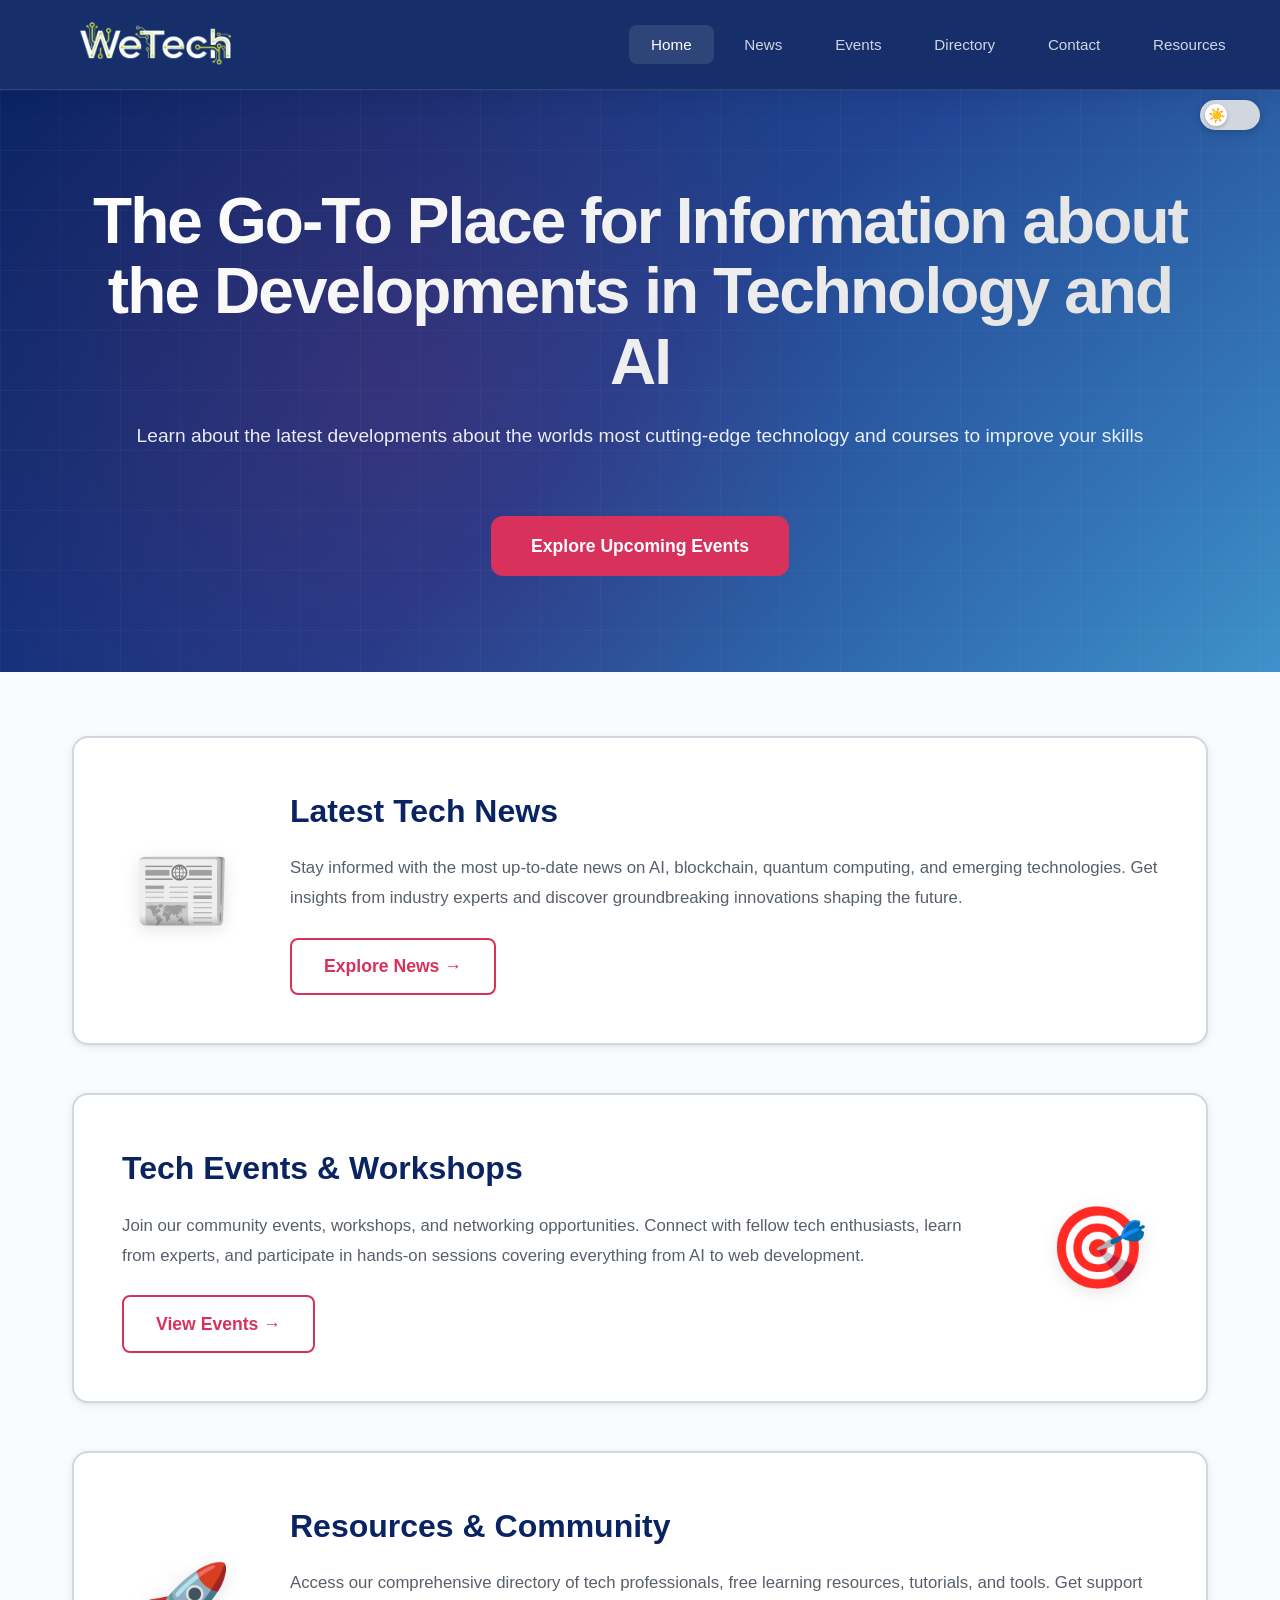
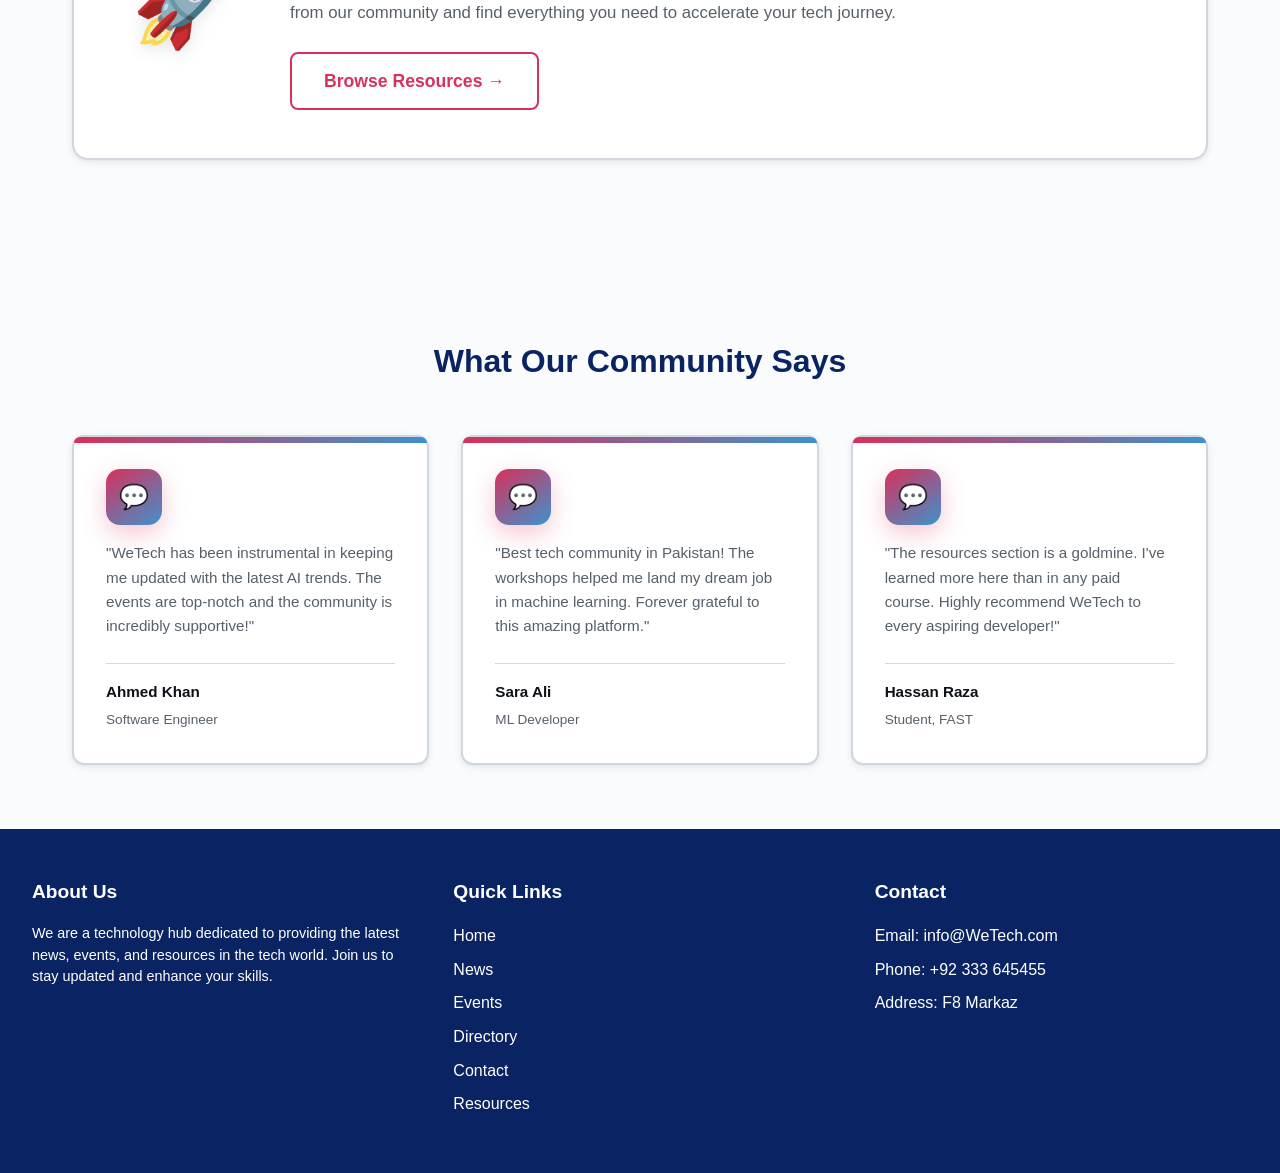
<file: index.html>
<!DOCTYPE html>
<html lang="en">
<head>
    <meta charset="UTF-8">
    <meta name="viewport" content="width=device-width, initial-scale=1.0">
    <title>Home - WeTech</title>
    <link rel="stylesheet" href="common.css">
    <link rel="stylesheet" href="index.css">
</head>
<body>
    <input type="checkbox" id="dark-mode-toggle">
    <label for="dark-mode-toggle" class="dark-mode-label"></label>

    <nav>
        <div class="nav-container">
            <a href="index.html" class="logo">
                <img src="logo.png" alt="WeTech Logo" class="logo-image">
            </a>
            <ul class="nav-links">
                <li><a href="index.html" class="active">Home</a></li>
                <li><a href="news.html">News</a></li>
                <li><a href="events.html">Events</a></li>
                <li><a href="directory.html">Directory</a></li>
                <li><a href="contact.html">Contact</a></li>
                <li><a href="resources.html">Resources</a></li>
            </ul>
        </div>
    </nav>

    <section class="main-section">
        <div class="main-content">
            <h1>The Go-To Place for Information about the Developments in Technology and AI</h1>
            <p>Learn about the latest developments about the worlds most cutting-edge technology and courses to improve your skills</p>
            <div class="cta-buttons">
                <a href="events.html" class="cta-button">Explore Upcoming Events</a>
            </div>
        </div>
    </section>

    <div class="content-wrapper">
        <section class="offerings-section">
            
            <div class="offering-row">
                <div class="offering-icon">📰</div>
                <div class="offering-content">
                    <h2>Latest Tech News</h2>
                    <p>Stay informed with the most up-to-date news on AI, blockchain, quantum computing, and emerging technologies. Get insights from industry experts and discover groundbreaking innovations shaping the future.</p>
                    <a href="news.html" class="offering-link">Explore News →</a>
                </div>
            </div>

            <div class="offering-row offering-row-reverse">
                <div class="offering-icon">🎯</div>
                <div class="offering-content">
                    <h2>Tech Events & Workshops</h2>
                    <p>Join our community events, workshops, and networking opportunities. Connect with fellow tech enthusiasts, learn from experts, and participate in hands-on sessions covering everything from AI to web development.</p>
                    <a href="events.html" class="offering-link">View Events →</a>
                </div>
            </div>

            <div class="offering-row">
                <div class="offering-icon">🚀</div>
                <div class="offering-content">
                    <h2>Resources & Community</h2>
                    <p>Access our comprehensive directory of tech professionals, free learning resources, tutorials, and tools. Get support from our community and find everything you need to accelerate your tech journey.</p>
                    <a href="resources.html" class="offering-link">Browse Resources →</a>
                </div>
            </div>

        </section>

        <section class="testimonials-section">
            <h2 class="testimonials-title">What Our Community Says</h2>
            
            <div class="testimonials-grid">
                <div class="testimonial-card">
                    <div class="testimonial-icon">💬</div>
                    <p class="testimonial-text">"WeTech has been instrumental in keeping me updated with the latest AI trends. The events are top-notch and the community is incredibly supportive!"</p>
                    <div class="testimonial-author">
                        <strong>Ahmed Khan</strong>
                        <span>Software Engineer</span>
                    </div>
                </div>

                <div class="testimonial-card">
                    <div class="testimonial-icon">💬</div>
                    <p class="testimonial-text">"Best tech community in Pakistan! The workshops helped me land my dream job in machine learning. Forever grateful to this amazing platform."</p>
                    <div class="testimonial-author">
                        <strong>Sara Ali</strong>
                        <span>ML Developer</span>
                    </div>
                </div>

                <div class="testimonial-card">
                    <div class="testimonial-icon">💬</div>
                    <p class="testimonial-text">"The resources section is a goldmine. I've learned more here than in any paid course. Highly recommend WeTech to every aspiring developer!"</p>
                    <div class="testimonial-author">
                        <strong>Hassan Raza</strong>
                        <span>Student, FAST</span>
                    </div>
                </div>
            </div>
        </section>
    </div>
    
    </body>

    <footer>
        <div class="footer-container">
            <div class="footer-section">
                <h3>About Us</h3>
                <p>We are a technology hub dedicated to providing the latest news, events, and resources in the tech world. Join us to stay updated and enhance your skills.</p>
            </div>
            
            <div class="footer-section">
                <h3>Quick Links</h3>
                <ul class="footer-links">
                    <li><a href="index.html">Home</a></li>
                    <li><a href="news.html">News</a></li>
                    <li><a href="events.html">Events</a></li>
                    <li><a href="directory.html">Directory</a></li>
                    <li><a href="contact.html">Contact</a></li>
                    <li><a href="resources.html">Resources</a></li>
                </ul>
            </div>
            
            <div class="footer-section">
                <h3>Contact</h3>
                <ul class="footer-links">
                    <li>Email: info@WeTech.com</li>
                    <li>Phone: +92 333 645455</li>
                    <li>Address: F8 Markaz</li>
                </ul>
            </div>
        </div>
        
        </footer>
</file>
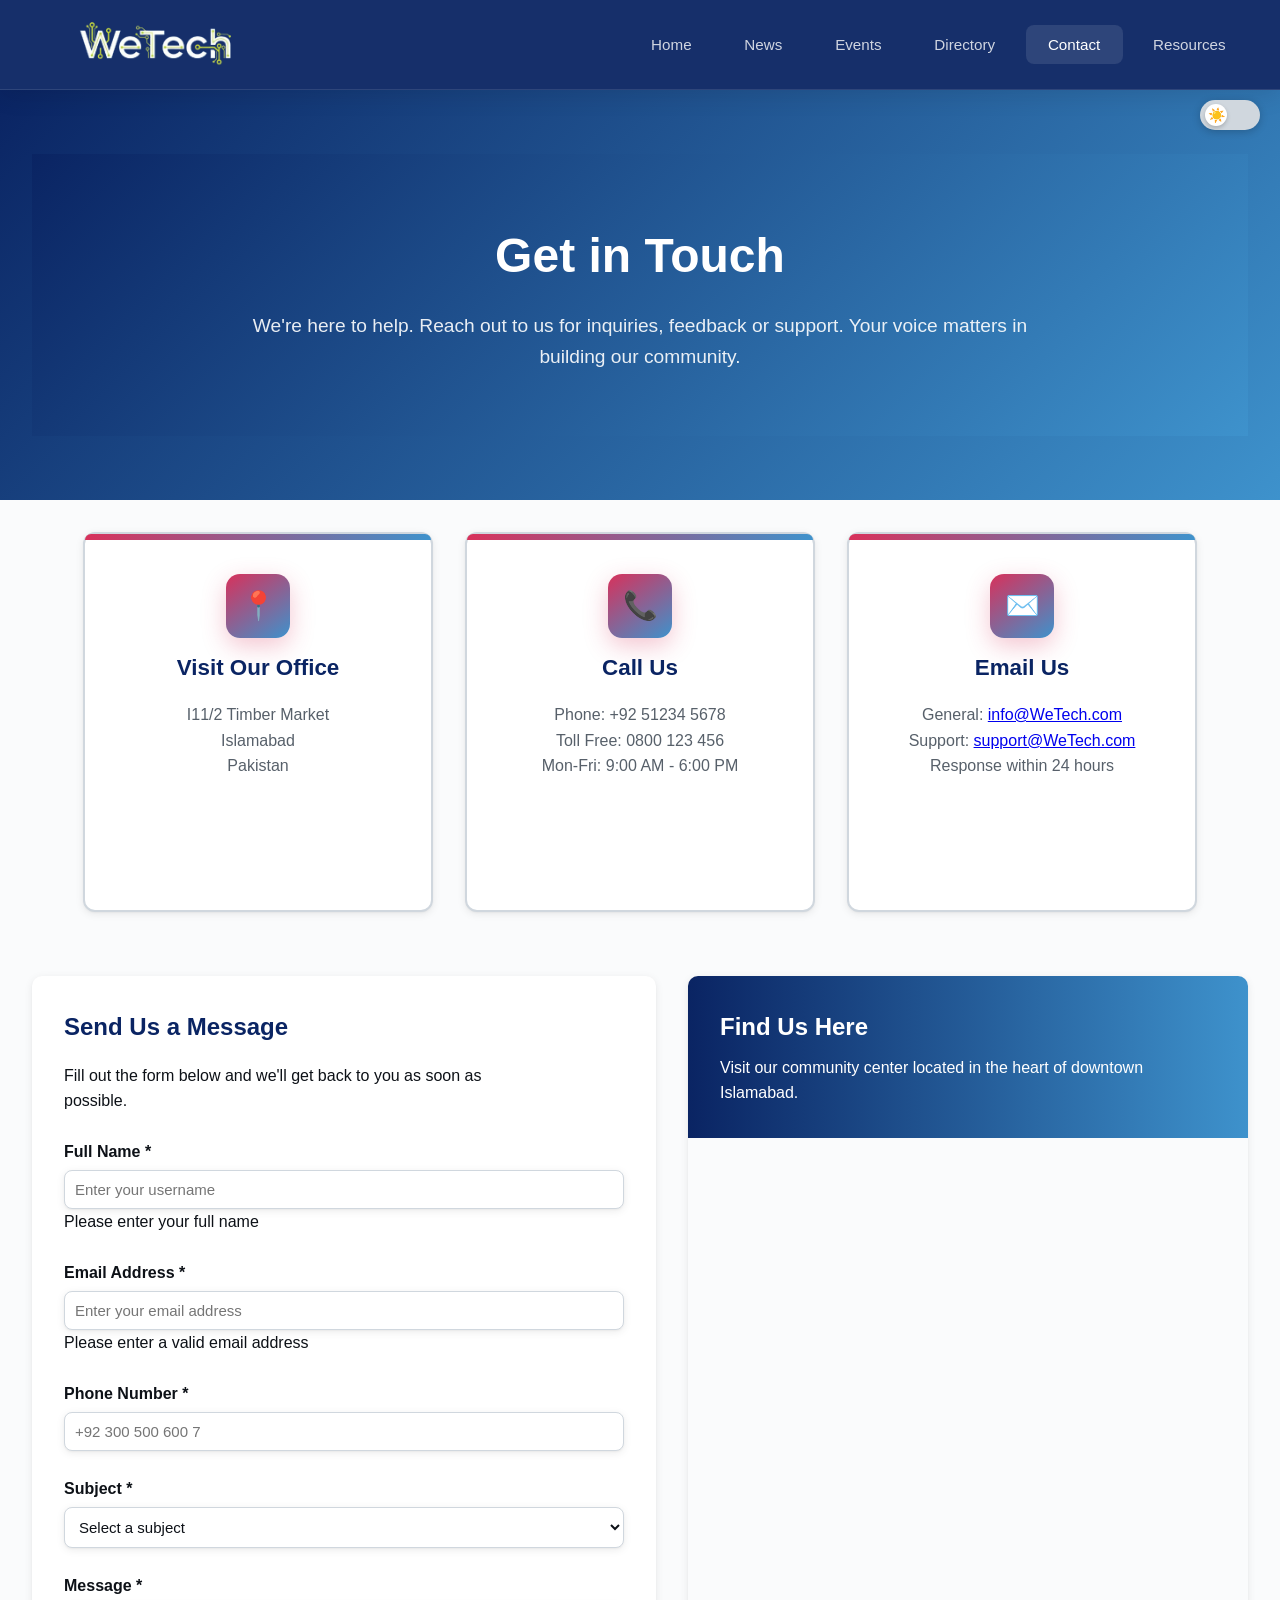
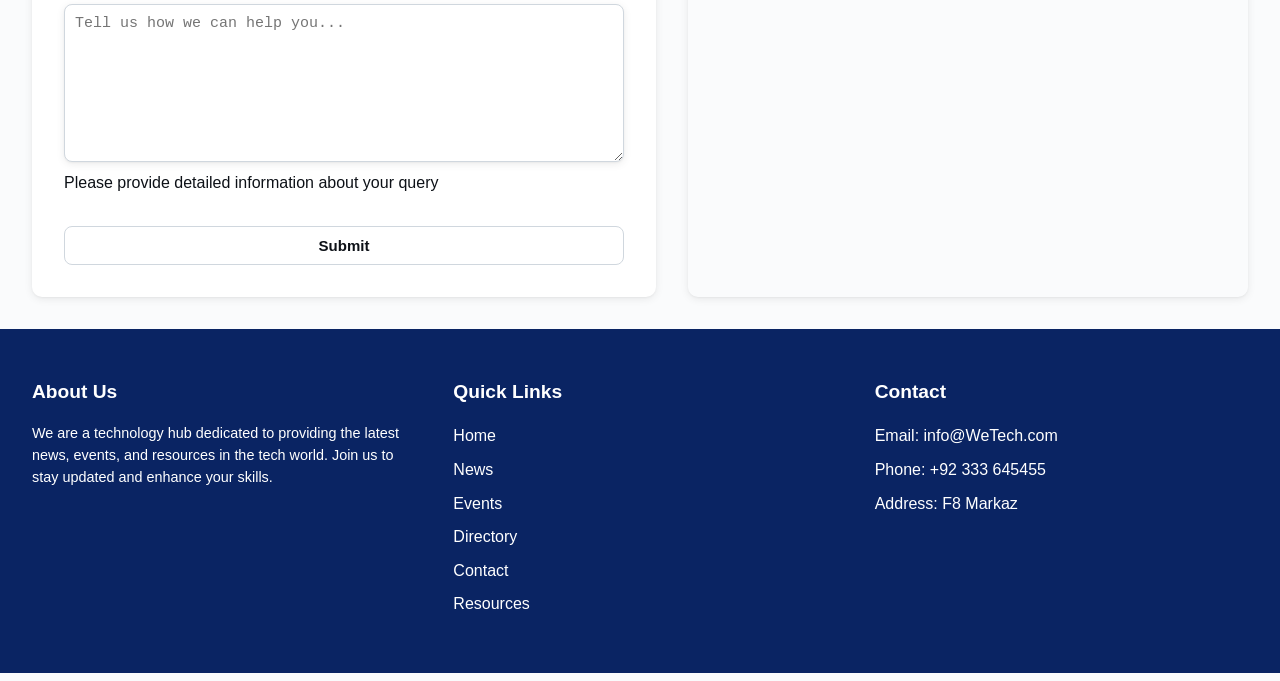
<file: contact.html>
<!DOCTYPE html>
<html lang="en">
<head>
    <meta charset="UTF-8">
    <meta name="viewport" content="width=device-width, initial-scale=1.0">
    <title>Contact - WeTech</title>
    <link rel="stylesheet" href="common.css">
    <link rel="stylesheet" href="contact.css">
</head>
<body>
    <input type="checkbox" id="dark-mode-toggle">
    <label for="dark-mode-toggle" class="dark-mode-label"></label>

    <nav>
        <div class="nav-container">
            <a href="index.html" class="logo">
                <img src="logo.png" alt="WeTech Logo" class="logo-image">
            </a>
            <ul class="nav-links">
                <li><a href="index.html">Home</a></li>
                <li><a href="news.html">News</a></li>
                <li><a href="events.html">Events</a></li>
                <li><a href="directory.html">Directory</a></li>
                <li><a href="contact.html" class="active">Contact</a></li>
                <li><a href="resources.html">Resources</a></li>
            </ul>
        </div>
    </nav>

    <section class="page-header">
        <div class="page-header">
            <h1><b>Get in Touch</b></h1>
            <p>We're here to help. Reach out to us for inquiries, feedback or support. Your voice matters in<br>building our community.</p>
        </div>
    </section>

    <div class="content-wrapper">
        <div class="container">
            <section class="contacts">
                <div class="icon">📍</div>
                <h2>Visit Our Office</h2>
                <p>I11/2 Timber Market<br>Islamabad<br>Pakistan</p>
            </section>

            <section class="contacts">
                <div class="icon">📞</div>
                <h2>Call Us</h2>
                <p>Phone: +92 51234 5678<br>Toll Free: 0800 123 456<br>Mon-Fri: 9:00 AM - 6:00 PM</p>
            </section>

            <section class="contacts">
                <div class="icon">✉️</div>
                <h2>Email Us</h2>
                <p>General: <a href="mailto:info@WeTech.com">info@WeTech.com</a><br>Support: <a href="mailto:support@WeTech.com">support@WeTech.com</a><br>Response within 24 hours</p>
                </section>
        </div>

        <section class="container2">
            <div class="support">
                <form>
                    <h1>Send Us a Message</h1>
                    Fill out the form below and we'll get back to you as soon as<br>possible.<br><br>
                    <div>
                        <b>Full Name *</b><br>
                        <input type="text" name="username" placeholder="Enter your username" class="support form"><br>
                        Please enter your full name
                    </div>
                    <div>
                        <br><b>Email Address *</b><br>
                        <input type="text" name="Email" placeholder="Enter your email address" class="support form"><br>
                        Please enter a valid email address
                    </div>
                    <div>
                        <br><b>Phone Number *</b><br>
                        <input type="number" name="Phone number" placeholder="+92 300 500 600 7" class="support form"><br>
                    </div>
                    <div>
                        <br><b>Subject *</b><br>
                        <select class="support form">
                            <option value="">Select a subject</option>
                            <option value="">General Inquiries</option>
                            <option value="">Feedback & Suggestions</option>
                            <option value="">Technical Support</option>
                            <option value="">Partnership Opportunity</option>
                            <option value="">Event Inquiry</option>
                            <option value="">Business Listing</option>
                        </select>
                    </div>
                    <div>
                        <br><b>Message *</b><br>
                        <textarea name="comment" rows="8" cols="50" placeholder="Tell us how we can help you..." class="support form"></textarea><br>
                        Please provide detailed information about your query<br>
                    </div>
                    <div>
                        <br><input type="Submit" class="input">
                    </div>
                </form>
            </div>

            <div class="map">
                <div class="txt">
                    <h1>Find Us Here</h1>
                    <p>Visit our community center located in the heart of downtown<br>Islamabad.</p>
                </div>
                <div class="mp">
                    <iframe src="https://www.google.com/maps/embed?pb=!1m18!1m12!1m3!1d3321.4811805878417!2d73.01186257479492!3d33.64469193914177!2m3!1f0!2f0!3f0!3m2!1i1024!2i768!4f13.1!3m3!1m2!1s0x38df95005dd33249%3A0x7d560cf79e5896c!2sStudents%E2%80%99%20Shelter%20Boys%20Hostel%202!5e0!3m2!1sen!2s!4v1762968519688!5m2!1sen!2s" allowfullscreen loading="lazy" referrerpolicy="no-referrer-when-downgrade"></iframe>
                </div>
            </div>
        </section>
    </div>

     </body>

    <footer>
        <div class="footer-container">
            <div class="footer-section">
                <h3>About Us</h3>
                <p>We are a technology hub dedicated to providing the latest news, events, and resources in the tech world. Join us to stay updated and enhance your skills.</p>
            </div>
            
            <div class="footer-section">
                <h3>Quick Links</h3>
                <ul class="footer-links">
                    <li><a href="index.html">Home</a></li>
                    <li><a href="news.html">News</a></li>
                    <li><a href="events.html">Events</a></li>
                    <li><a href="directory.html">Directory</a></li>
                    <li><a href="contact.html">Contact</a></li>
                    <li><a href="resources.html">Resources</a></li>
                </ul>
            </div>
            
            <div class="footer-section">
                <h3>Contact</h3>
                <ul class="footer-links">
                    <li>Email: info@WeTech.com</li>
                    <li>Phone: +92 333 645455</li>
                    <li>Address: F8 Markaz</li>
                </ul>
            </div>
        </div>
        
        </footer>
        </html>
</file>
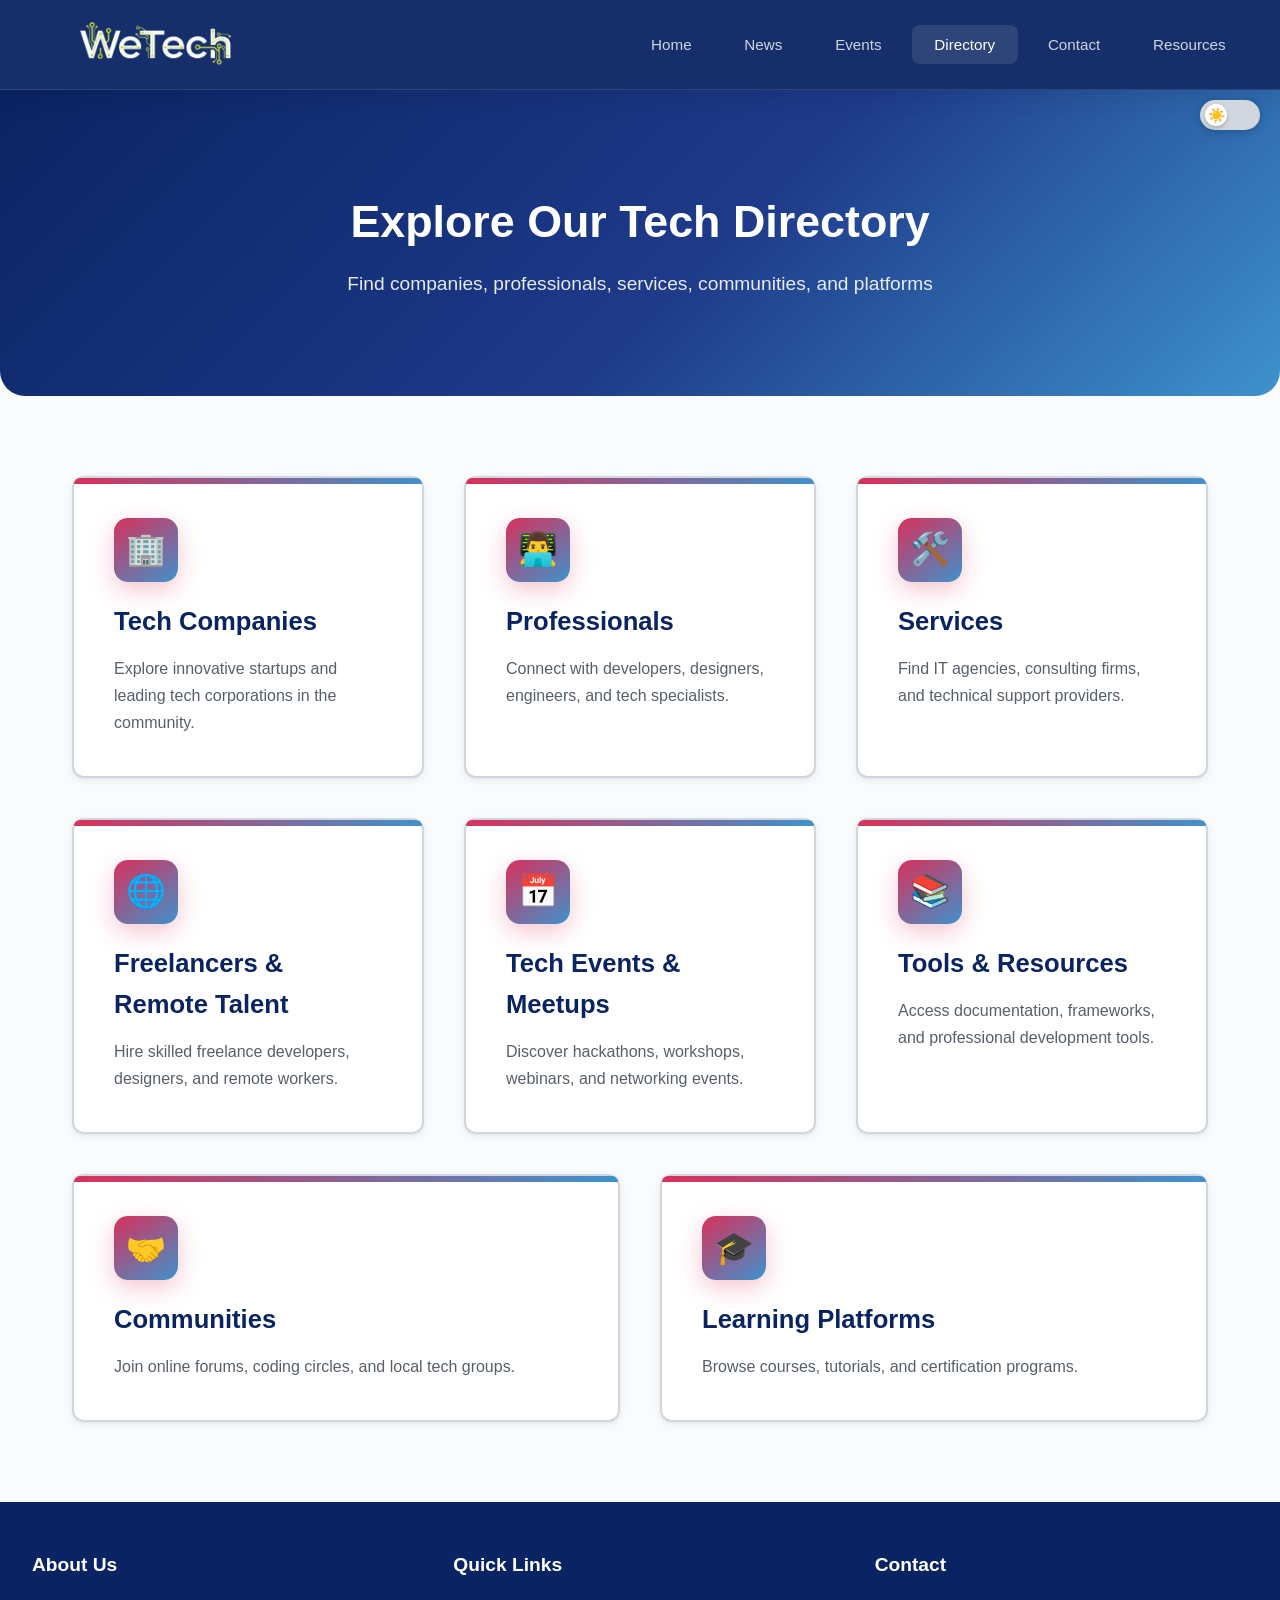
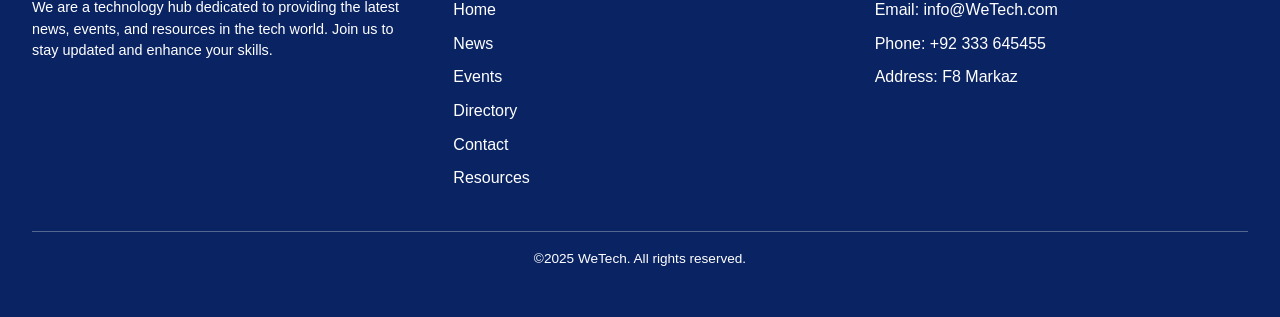
<file: directory.html>
<!DOCTYPE html>
<html lang="en">
<head>
    <meta charset="UTF-8">
    <meta name="viewport" content="width=device-width, initial-scale=1.0">
    <title>Directory - WeTech</title>
    <link rel="stylesheet" href="common.css">
    <link rel="stylesheet" href="directory.css">
</head>
<body>
    <input type="checkbox" id="dark-mode-toggle">
    <label for="dark-mode-toggle" class="dark-mode-label"></label>

    <div class="content-wrapper">
        <nav>
            <div class="nav-container">
                <a href="index.html" class="logo">
                    <img src="logo.png" alt="WeTech Logo" class="logo-image">
                </a>
                <ul class="nav-links">
                    <li><a href="index.html">Home</a></li>
                    <li><a href="news.html">News</a></li>
                    <li><a href="events.html">Events</a></li>
                    <li><a href="directory.html" class="active">Directory</a></li>
                    <li><a href="contact.html">Contact</a></li>
                    <li><a href="resources.html">Resources</a></li>
                </ul>
            </div>
        </nav>

        <section class="directory-header">
            <h1>Explore Our Tech Directory</h1>
            <p>Find companies, professionals, services, communities, and platforms</p>
        </section>

        <div class="directory-grid">
            <div class="directory-card">
                <div class="directory-icon">🏢</div>
                <h2>Tech Companies</h2>
                <p>Explore innovative startups and leading tech corporations in the community.</p>
            </div>
            <div class="directory-card">
                <div class="directory-icon">👨‍💻</div>
                <h2>Professionals</h2>
                <p>Connect with developers, designers, engineers, and tech specialists.</p>
            </div>
            <div class="directory-card">
                <div class="directory-icon">🛠️</div>
                <h2>Services</h2>
                <p>Find IT agencies, consulting firms, and technical support providers.</p>
            </div>
            <div class="directory-card">
                <div class="directory-icon">🌐</div>
                <h2>Freelancers & Remote Talent</h2>
                <p>Hire skilled freelance developers, designers, and remote workers.</p>
            </div>
            <div class="directory-card">
                <div class="directory-icon">📅</div>
                <h2>Tech Events & Meetups</h2>
                <p>Discover hackathons, workshops, webinars, and networking events.</p>
            </div>
            <div class="directory-card">
                <div class="directory-icon">📚</div>
                <h2>Tools & Resources</h2>
                <p>Access documentation, frameworks, and professional development tools.</p>
            </div>
            <div class="directory-card">
                <div class="directory-icon">🤝</div>
                <h2>Communities</h2>
                <p>Join online forums, coding circles, and local tech groups.</p>
            </div>
            <div class="directory-card">
                <div class="directory-icon">🎓</div>
                <h2>Learning Platforms</h2>
                <p>Browse courses, tutorials, and certification programs.</p>
            </div>
        </div>

        <footer>
            <div class="footer-container">
                <div class="footer-section">
                    <h3>About Us</h3>
                    <p>We are a technology hub dedicated to providing the latest news, events, and resources in the tech world. Join us to stay updated and enhance your skills.</p>
                </div>
                
                <div class="footer-section">
                    <h3>Quick Links</h3>
                    <ul class="footer-links">
                        <li><a href="index.html">Home</a></li>
                        <li><a href="news.html">News</a></li>
                        <li><a href="events.html">Events</a></li>
                        <li><a href="directory.html">Directory</a></li>
                        <li><a href="contact.html">Contact</a></li>
                        <li><a href="resources.html">Resources</a></li>
                    </ul>
                </div>
                
                <div class="footer-section">
                    <h3>Contact</h3>
                    <ul class="footer-links">
                        <li>Email: info@WeTech.com</li>
                        <li>Phone: +92 333 645455</li>
                        <li>Address: F8 Markaz</li>
                    </ul>
                </div>
            </div>
            
            <div class="footer-bottom">
                <p>©2025 WeTech. All rights reserved.</p>
            </div>
        </footer>
    </div>
</body>
</html>
</file>
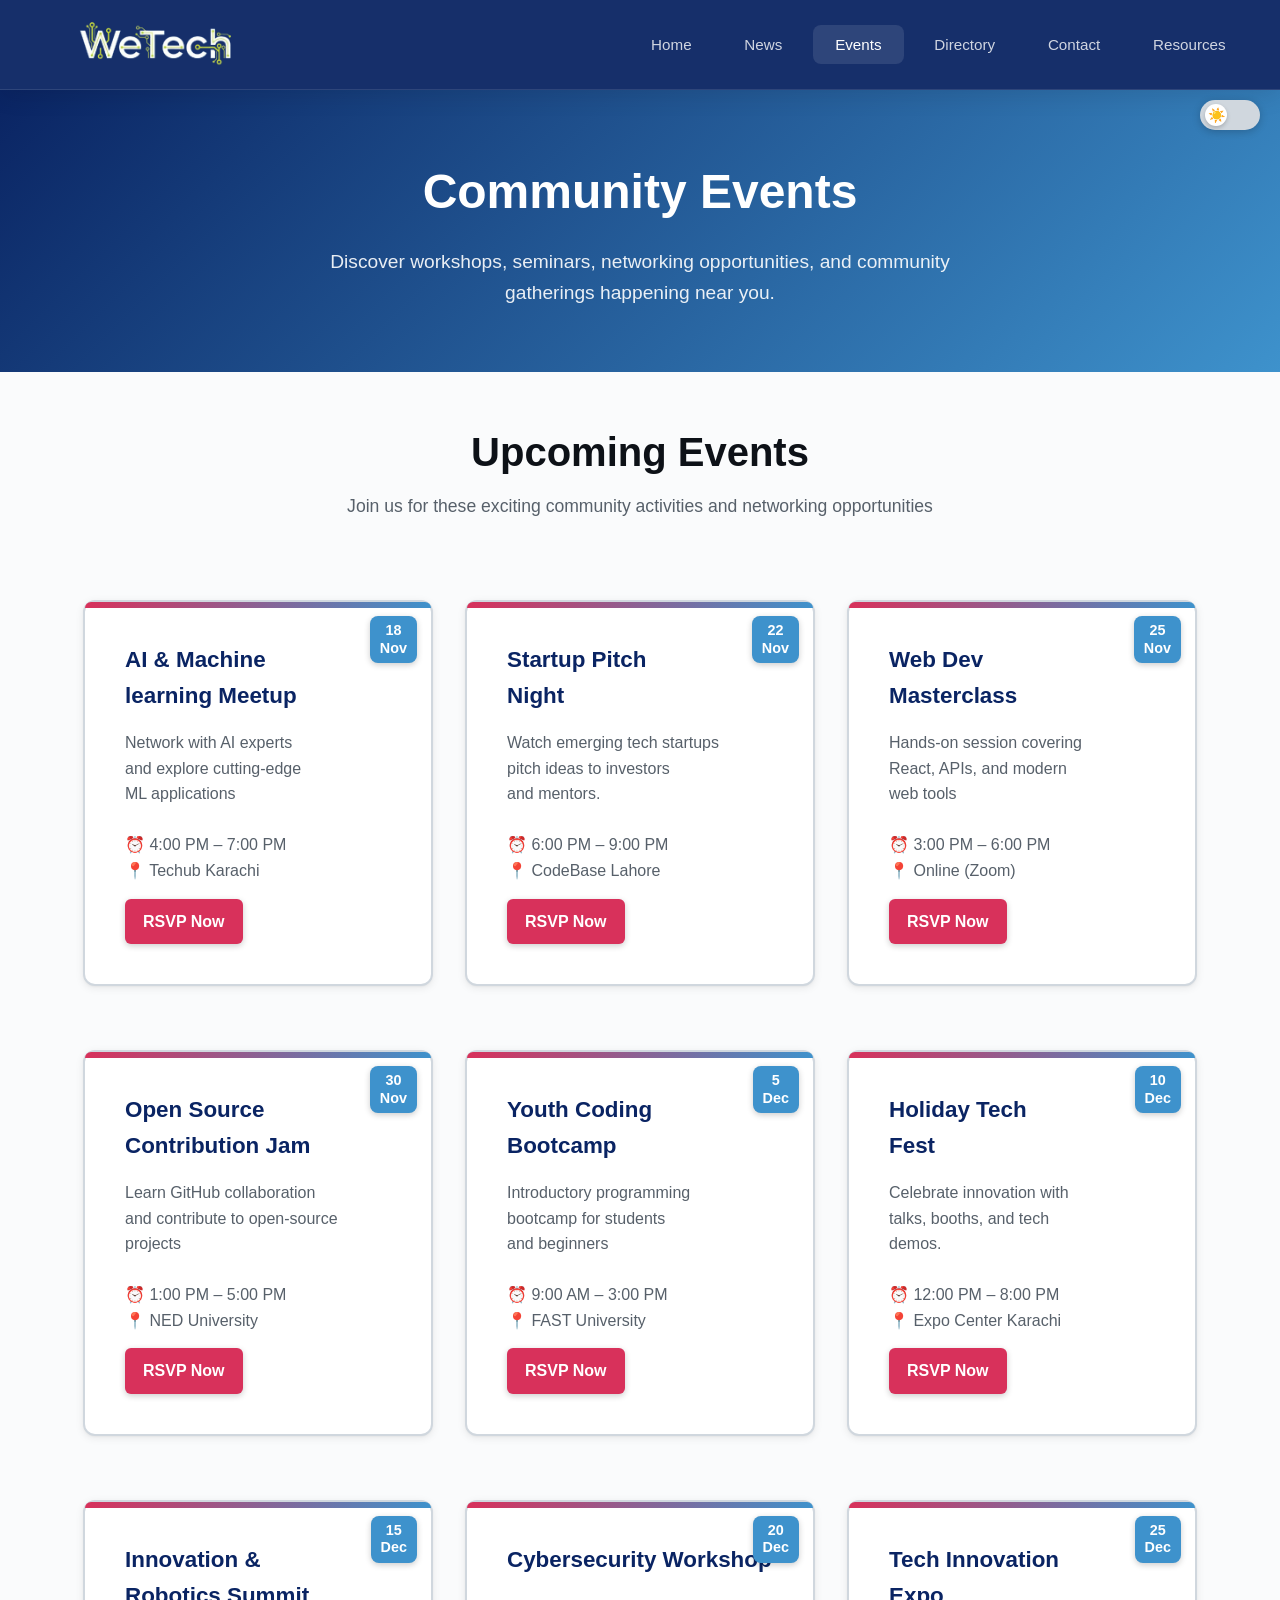
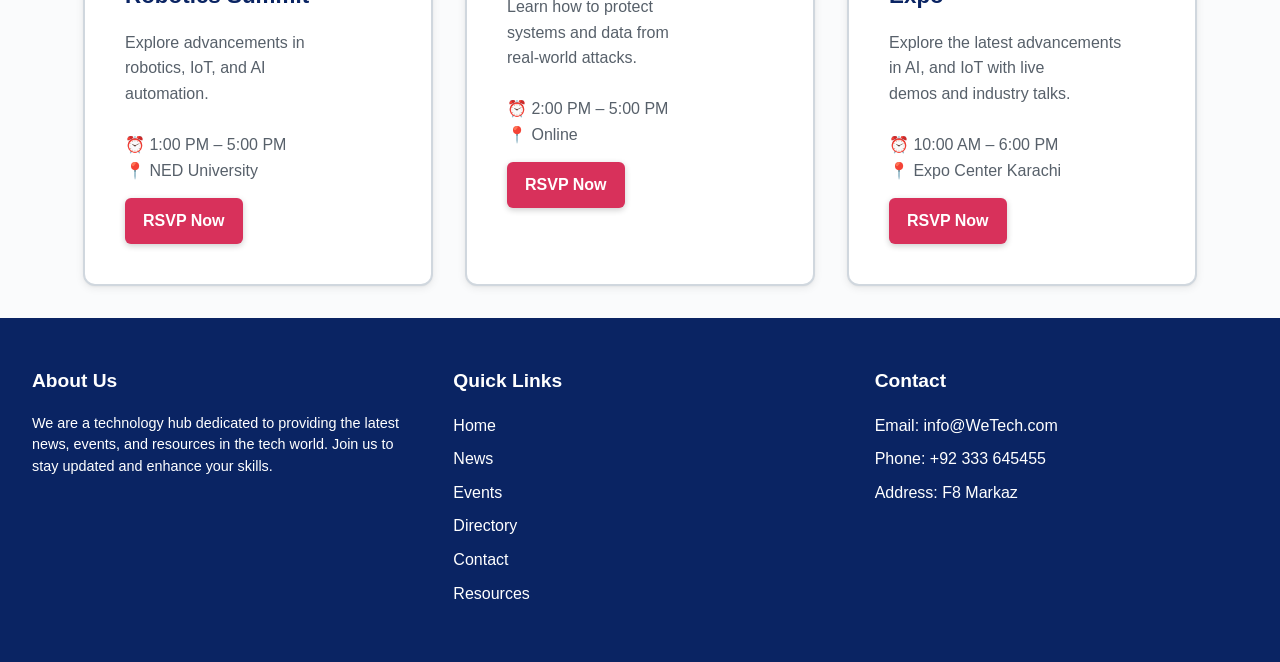
<file: events.html>
<!DOCTYPE html>
<html lang="en">
<head>
    <meta charset="UTF-8">
    <meta name="viewport" content="width=device-width, initial-scale=1.0">
    <title>Events - WeTech</title>
    <link rel="stylesheet" href="common.css">
</head>
<body>
    <input type="checkbox" id="dark-mode-toggle">
    <label for="dark-mode-toggle" class="dark-mode-label"></label>

    <nav>
        <div class="nav-container">
            <a href="index.html" class="logo">
    <img src="logo.png" alt="WeTech Logo" class="logo-image">
</a>
            <ul class="nav-links">
                <li><a href="index.html">Home</a></li>
                <li><a href="news.html">News</a></li>
                <li><a href="events.html" class="active">Events</a></li>
                <li><a href="directory.html">Directory</a></li>
                <li><a href="contact.html">Contact</a></li>
                <li><a href="resources.html">Resources</a></li>
            </ul>
        </div>
    </nav>

    <div class="page-header">
        <h1><b>Community Events</b></h1>
        <p>Discover workshops, seminars, networking opportunities, and community<br>gatherings happening near you.</p>
    </div>

    <div class="content-wrapper">
        <div class="page-subheader">
            <h1><b>Upcoming Events</b></h1>
            <p>Join us for these exciting community activities and networking opportunities</p>
        </div>

        <div class="container">
            <section class="contacts">
                <div class="date-box">18<br>Nov</div>
                <h2>AI & Machine<br>learning Meetup</h2>
                <p>Network with AI experts<br>and explore cutting-edge<br>ML applications<br><br>⏰ 4:00 PM – 7:00 PM<br>📍 Techub Karachi</p>
                <a href="contact.html" class="join-btn">RSVP Now</a>
            </section>

            <section class="contacts">
                <div class="date-box">22<br>Nov</div>
                <h2>Startup Pitch<br>Night</h2>
                <p>Watch emerging tech startups<br>pitch ideas to investors<br>and mentors.<br><br>⏰ 6:00 PM – 9:00 PM<br>📍 CodeBase Lahore</p>
                <a href="contact.html" class="join-btn">RSVP Now</a>
            </section>

            <section class="contacts">
                <div class="date-box">25<br>Nov</div>
                <h2>Web Dev<br>Masterclass</h2>
                <p>Hands-on session covering<br>React, APIs, and modern<br>web tools<br><br>⏰ 3:00 PM – 6:00 PM<br>📍 Online (Zoom)</p>
                <a href="contact.html" class="join-btn">RSVP Now</a>
            </section>
        </div>

        <div class="container">
            <section class="contacts">
                <div class="date-box">30<br>Nov</div>
                <h2>Open Source Contribution Jam</h2>
                <p>Learn GitHub collaboration<br>and contribute to open-source<br>projects<br><br>⏰ 1:00 PM – 5:00 PM<br>📍 NED University</p>
                <a href="contact.html" class="join-btn">RSVP Now</a>
            </section>

            <section class="contacts">
                <div class="date-box">5<br>Dec</div>
                <h2>Youth Coding<br>Bootcamp</h2>
                <p>Introductory programming<br>bootcamp for students<br>and beginners<br><br>⏰ 9:00 AM – 3:00 PM<br>📍 FAST University</p>
                <a href="contact.html" class="join-btn">RSVP Now</a>
            </section>

            <section class="contacts">
                <div class="date-box">10<br>Dec</div>
                <h2>Holiday Tech<br>Fest</h2>
                <p>Celebrate innovation with<br>talks, booths, and tech<br>demos.<br><br>⏰ 12:00 PM – 8:00 PM<br>📍 Expo Center Karachi</p>
                <a href="contact.html" class="join-btn">RSVP Now</a>
            </section>
        </div>

        <div class="container">
            <section class="contacts">
                <div class="date-box">15<br>Dec</div>
                <h2>Innovation &<br>Robotics Summit</h2>
                <p>Explore advancements in<br>robotics, IoT, and AI<br>automation.<br><br>⏰ 1:00 PM – 5:00 PM<br>📍 NED University</p>
                <a href="contact.html" class="join-btn">RSVP Now</a>
            </section>

            <section class="contacts">
                <div class="date-box">20<br>Dec</div>
                <h2>Cybersecurity Workshop</h2>
                <p>Learn how to protect<br>systems and data from<br>real-world attacks.<br><br>⏰ 2:00 PM – 5:00 PM<br>📍 Online</p>
                <a href="contact.html" class="join-btn">RSVP Now</a>
            </section>

            <section class="contacts">
                <div class="date-box">25<br>Dec</div>
                <h2>Tech Innovation<br>Expo</h2>
                <p>Explore the latest advancements<br>in AI, and IoT with live<br>demos and industry talks.<br><br>⏰ 10:00 AM – 6:00 PM<br>📍 Expo Center Karachi</p>
                <a href="contact.html" class="join-btn">RSVP Now</a>
            </section>
        </div>
    </div>

     </body>

    <footer>
        <div class="footer-container">
            <div class="footer-section">
                <h3>About Us</h3>
                <p>We are a technology hub dedicated to providing the latest news, events, and resources in the tech world. Join us to stay updated and enhance your skills.</p>
            </div>
            
            <div class="footer-section">
                <h3>Quick Links</h3>
                <ul class="footer-links">
                    <li><a href="index.html">Home</a></li>
                    <li><a href="news.html">News</a></li>
                    <li><a href="events.html">Events</a></li>
                    <li><a href="directory.html">Directory</a></li>
                    <li><a href="contact.html">Contact</a></li>
                    <li><a href="resources.html">Resources</a></li>
                </ul>
            </div>
            
            <div class="footer-section">
                <h3>Contact</h3>
                <ul class="footer-links">
                    <li>Email: info@WeTech.com</li>
                    <li>Phone: +92 333 645455</li>
                    <li>Address: F8 Markaz</li>
                </ul>
            </div>
        </div>
        
        </footer>
        </html>
</file>
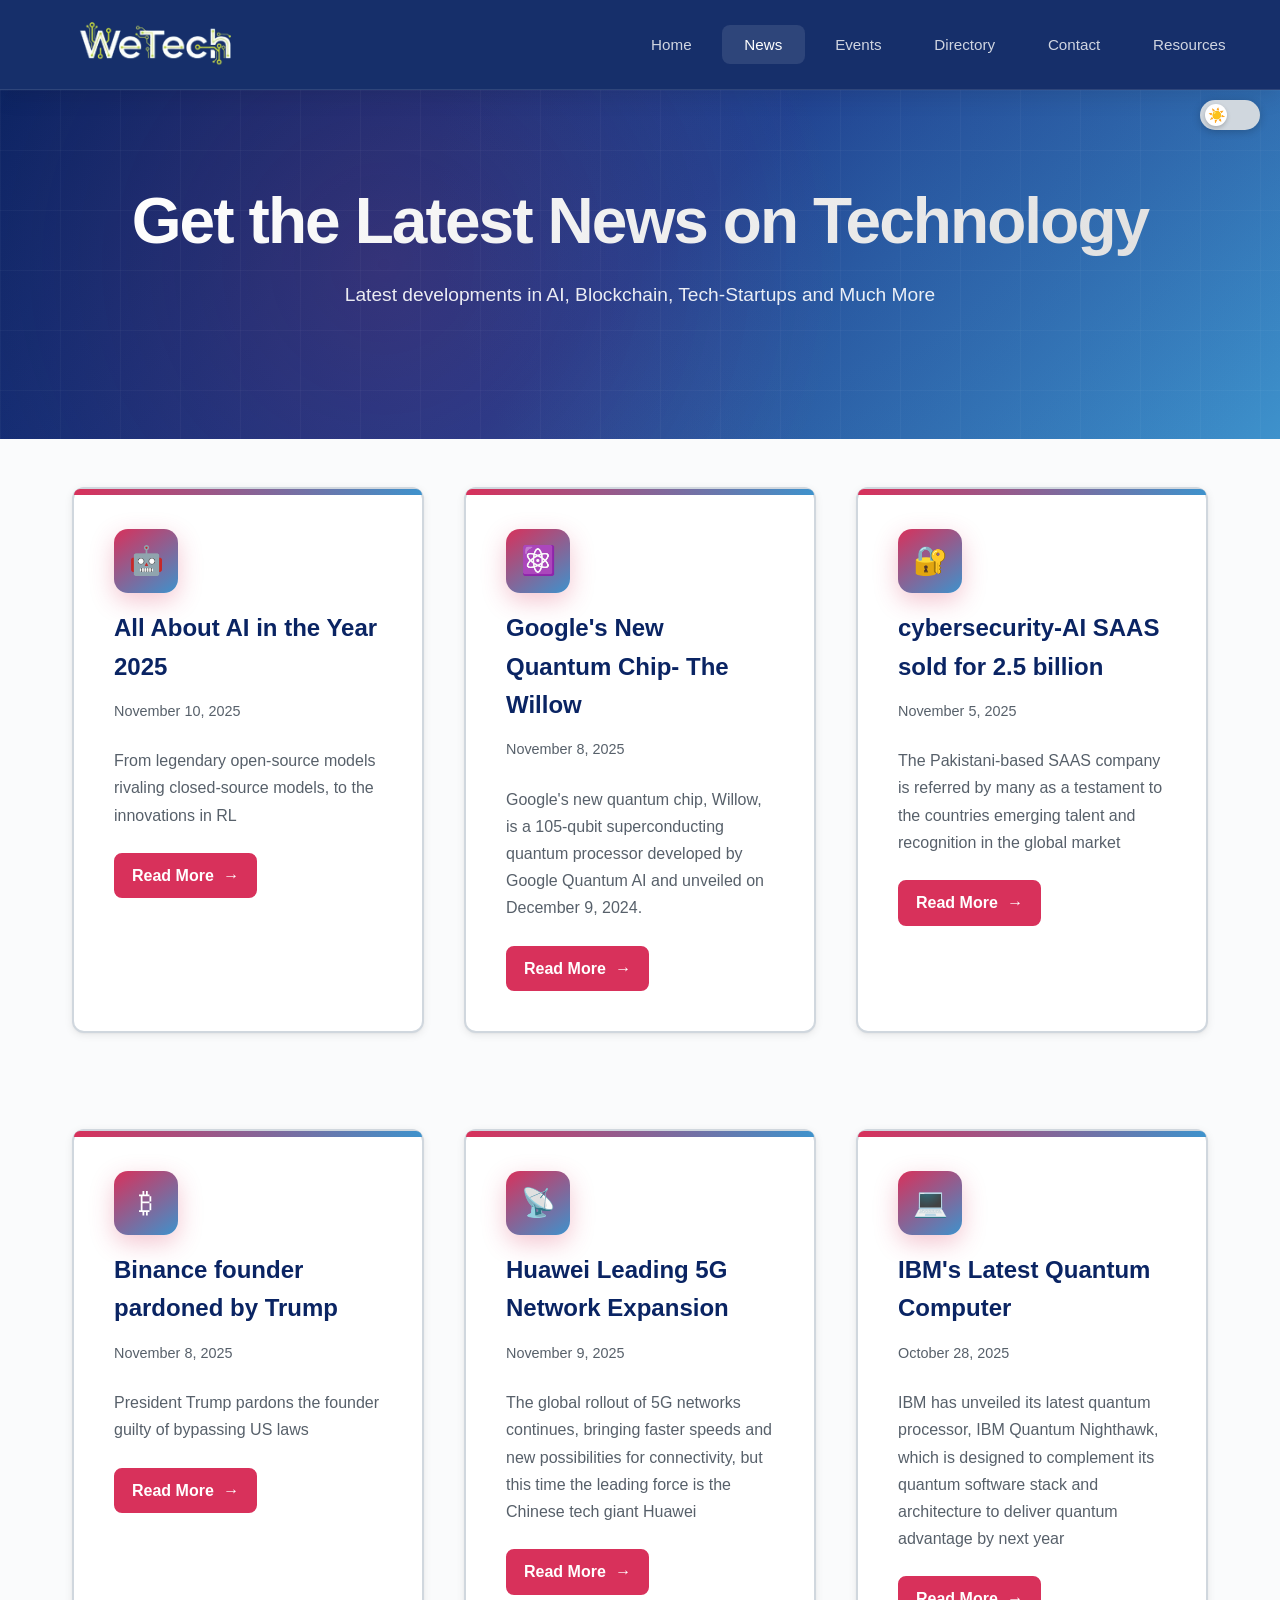
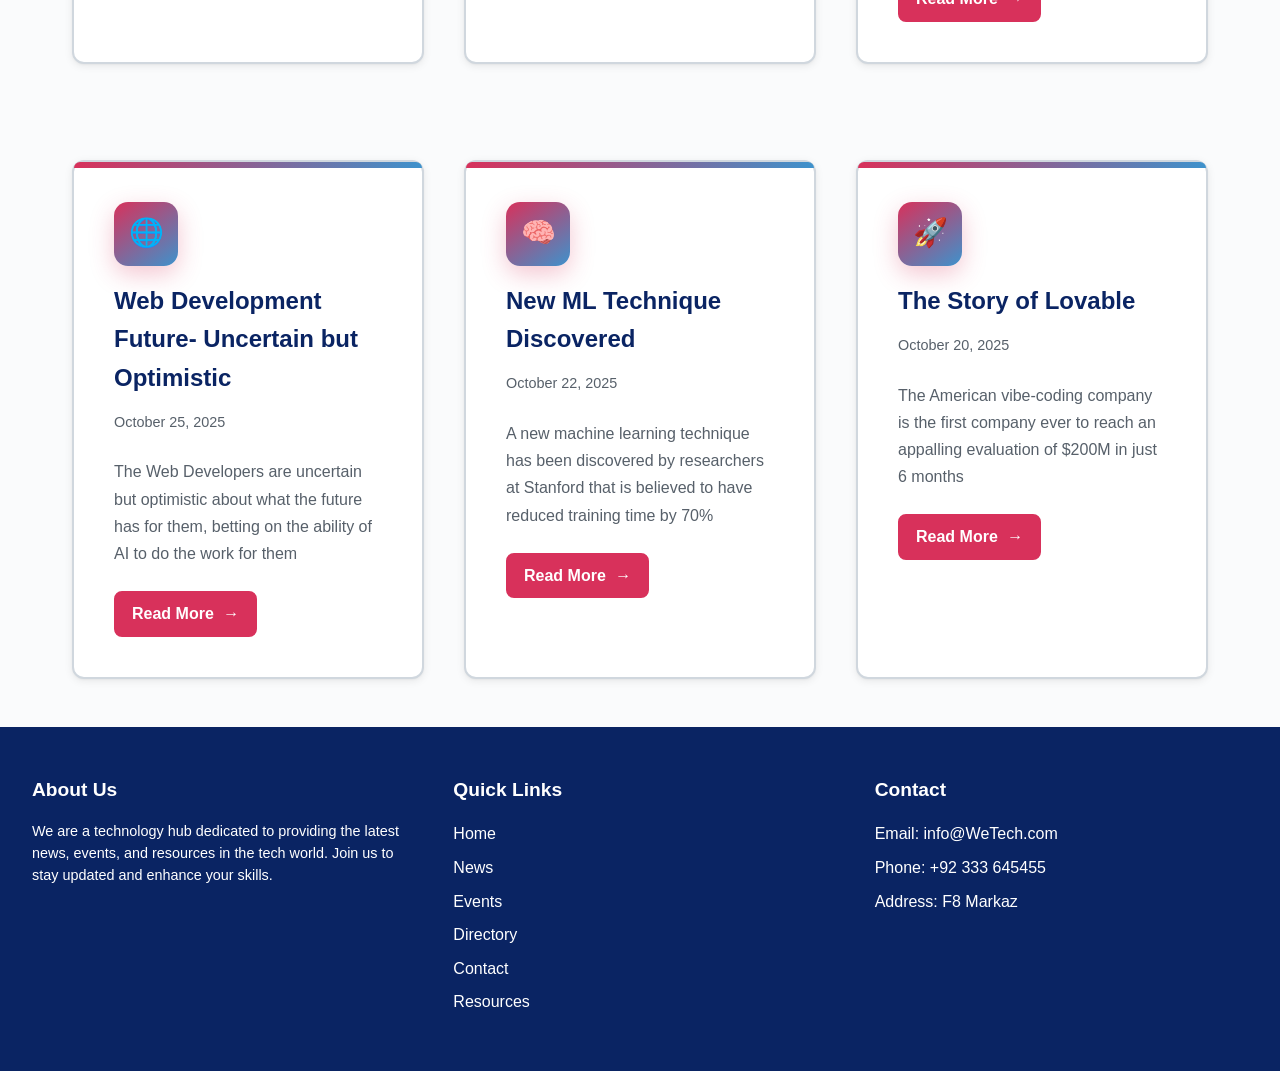
<file: news.html>
<!DOCTYPE html>
<html lang="en">
<head>
    <meta charset="UTF-8">
    <meta name="viewport" content="width=device-width, initial-scale=1.0">
    <title>News - WeTech</title>
    <link rel="stylesheet" href="common.css">
    <link rel="stylesheet" href="news.css">
</head>
<body>
    <input type="checkbox" id="dark-mode-toggle">
    <label for="dark-mode-toggle" class="dark-mode-label"></label>

    <nav>
        <div class="nav-container">
            <a href="index.html" class="logo">
                <img src="logo.png" alt="WeTech Logo" class="logo-image">
            </a>
            <ul class="nav-links">
                <li><a href="index.html">Home</a></li>
                <li><a href="news.html" class="active">News</a></li>
                <li><a href="events.html">Events</a></li>
                <li><a href="directory.html">Directory</a></li>
                <li><a href="contact.html">Contact</a></li>
                <li><a href="resources.html">Resources</a></li>
            </ul>
        </div>
    </nav>

    <section class="main-section">
        <div class="main-content">
            <h1>Get the Latest News on Technology</h1>
            <p>Latest developments in AI, Blockchain, Tech-Startups and Much More</p>
        </div>
    </section>

    <div class="content-wrapper">
        <section class="news-row">
            <div class="news-item">
                <div class="news-icon">🤖</div>
                <h2>All About AI in the Year 2025</h2>
                <p class="news-date">November 10, 2025</p>
                <p>From legendary open-source models rivaling closed-source models, to the innovations in RL</p>
                <a href="#" class="read-more">Read More </a>
            </div>
            
            <div class="news-item">
                <div class="news-icon">⚛️</div>
                <h2>Google's New Quantum Chip- The Willow</h2>
                <p class="news-date">November 8, 2025</p>
                <p>Google's new quantum chip, Willow, is a 105-qubit superconducting quantum processor developed by Google Quantum AI and unveiled on December 9, 2024.</p>
                <a href="#" class="read-more">Read More </a>
            </div>
            
            <div class="news-item">
                <div class="news-icon">🔐</div>
                <h2>cybersecurity-AI SAAS sold for 2.5 billion</h2>
                <p class="news-date">November 5, 2025</p>
                <p>The Pakistani-based SAAS company is referred by many as a testament to the countries emerging talent and recognition in the global market</p>
                <a href="#" class="read-more">Read More </a>
            </div>
        </section>

        <section class="news-row">
            <div class="news-item">
                <div class="news-icon">₿</div>
                <h2>Binance founder pardoned by Trump</h2>
                <p class="news-date">November 8, 2025</p>
                <p>President Trump pardons the founder guilty of bypassing US laws</p>
                <a href="#" class="read-more">Read More </a>
            </div>
            
            <div class="news-item">
                <div class="news-icon">📡</div>
                <h2>Huawei Leading 5G Network Expansion</h2>
                <p class="news-date">November 9, 2025</p>
                <p>The global rollout of 5G networks continues, bringing faster speeds and new possibilities for connectivity, but this time the leading force is the Chinese tech giant Huawei</p>
                <a href="#" class="read-more">Read More </a>
            </div>
            
            <div class="news-item">
                <div class="news-icon">💻</div>
                <h2>IBM's Latest Quantum Computer</h2>
                <p class="news-date">October 28, 2025</p>
                <p>IBM has unveiled its latest quantum processor, IBM Quantum Nighthawk, which is designed to complement its quantum software stack and architecture to deliver quantum advantage by next year</p>
                <a href="#" class="read-more">Read More </a>
            </div>
        </section>

        <section class="news-row">
            <div class="news-item">
                <div class="news-icon">🌐</div>
                <h2>Web Development Future- Uncertain but Optimistic</h2>
                <p class="news-date">October 25, 2025</p>
                <p>The Web Developers are uncertain but optimistic about what the future has for them, betting on the ability of AI to do the work for them</p>
                <a href="#" class="read-more">Read More </a>
            </div>
            
            <div class="news-item">
                <div class="news-icon">🧠</div>
                <h2>New ML Technique Discovered</h2>
                <p class="news-date">October 22, 2025</p>
                <p>A new machine learning technique has been discovered by researchers at Stanford that is believed to have reduced training time by 70%</p>
                <a href="#" class="read-more">Read More </a>
            </div>
            
            <div class="news-item">
                <div class="news-icon">🚀</div>
                <h2>The Story of Lovable</h2>
                <p class="news-date">October 20, 2025</p>
                <p>The American vibe-coding company is the first company ever to reach an appalling evaluation of $200M in just 6 months</p>
                <a href="#" class="read-more">Read More </a>
            </div>
        </section>
    </div>


     </body>

    <footer>
        <div class="footer-container">
            <div class="footer-section">
                <h3>About Us</h3>
                <p>We are a technology hub dedicated to providing the latest news, events, and resources in the tech world. Join us to stay updated and enhance your skills.</p>
            </div>
            
            <div class="footer-section">
                <h3>Quick Links</h3>
                <ul class="footer-links">
                    <li><a href="index.html">Home</a></li>
                    <li><a href="news.html">News</a></li>
                    <li><a href="events.html">Events</a></li>
                    <li><a href="directory.html">Directory</a></li>
                    <li><a href="contact.html">Contact</a></li>
                    <li><a href="resources.html">Resources</a></li>
                </ul>
            </div>
            
            <div class="footer-section">
                <h3>Contact</h3>
                <ul class="footer-links">
                    <li>Email: info@WeTech.com</li>
                    <li>Phone: +92 333 645455</li>
                    <li>Address: F8 Markaz</li>
                </ul>
            </div>
        </div>
        
        </footer>
        </html>
</file>
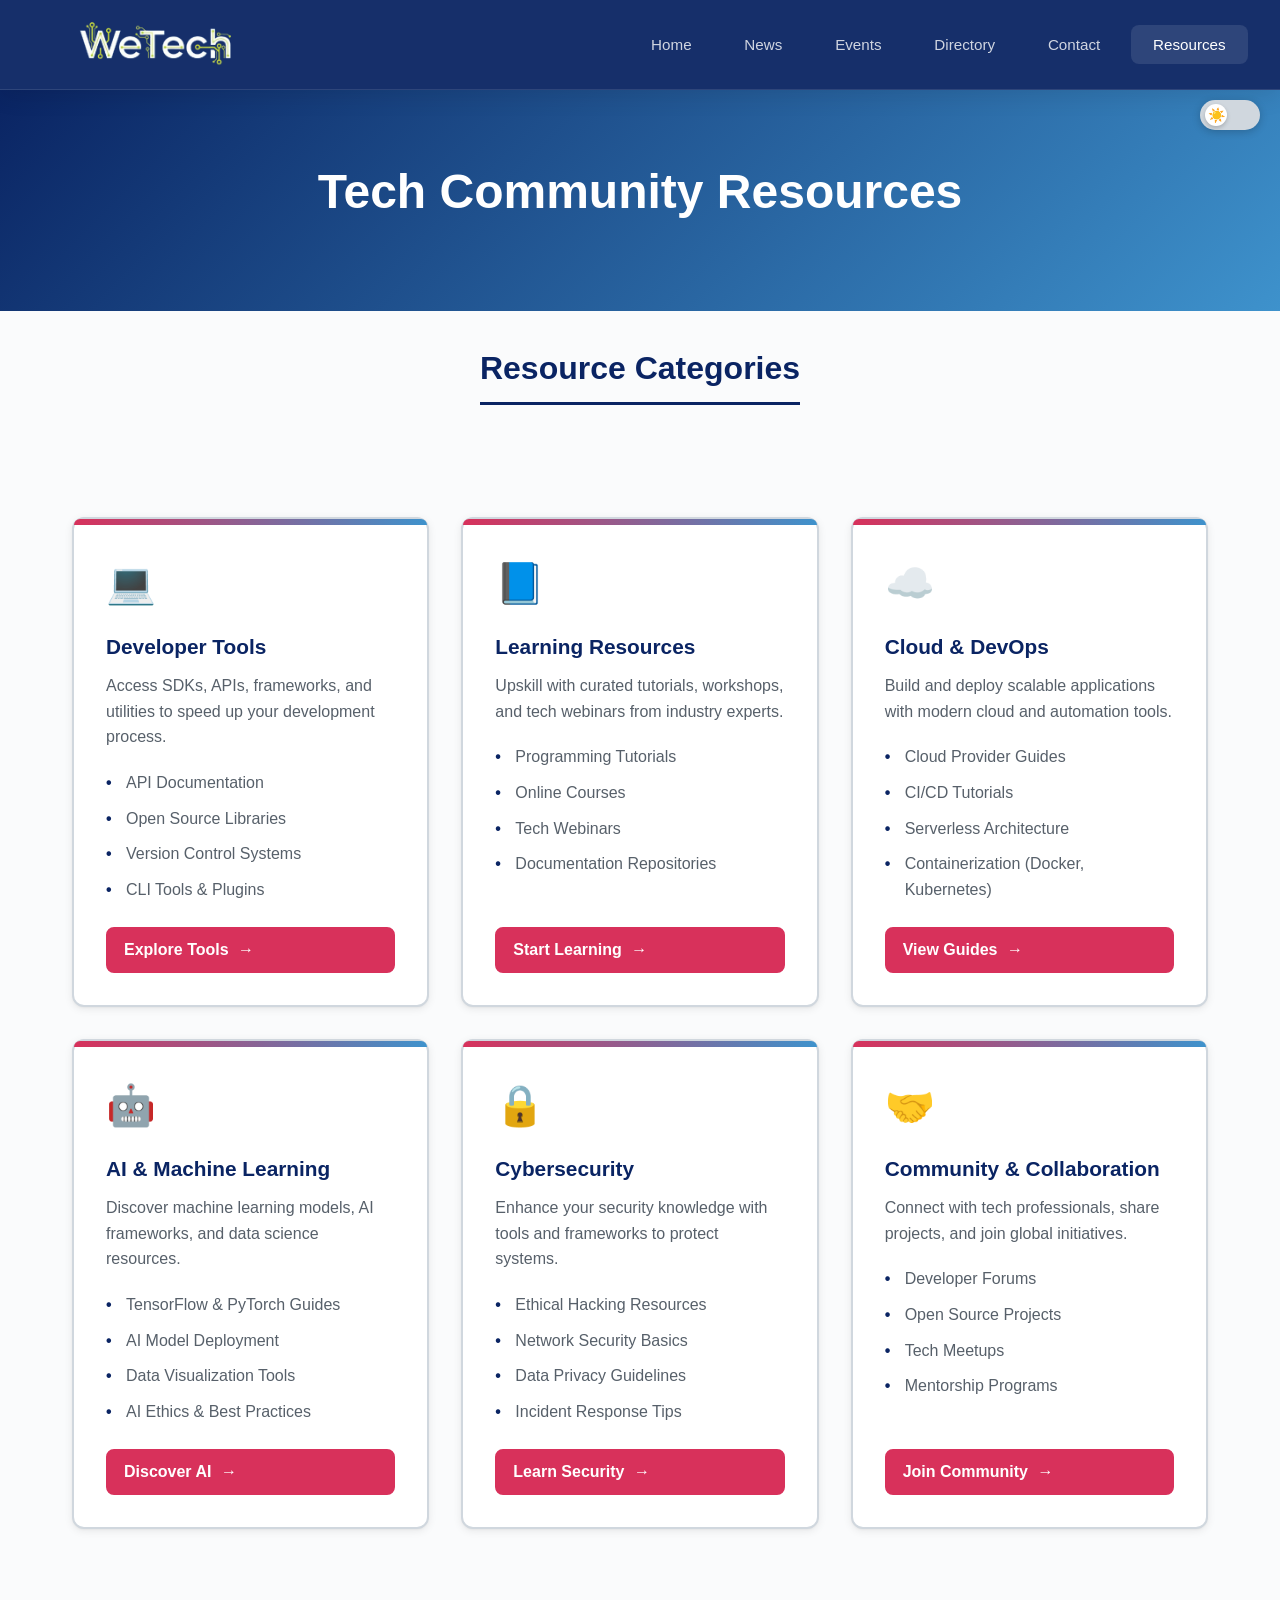
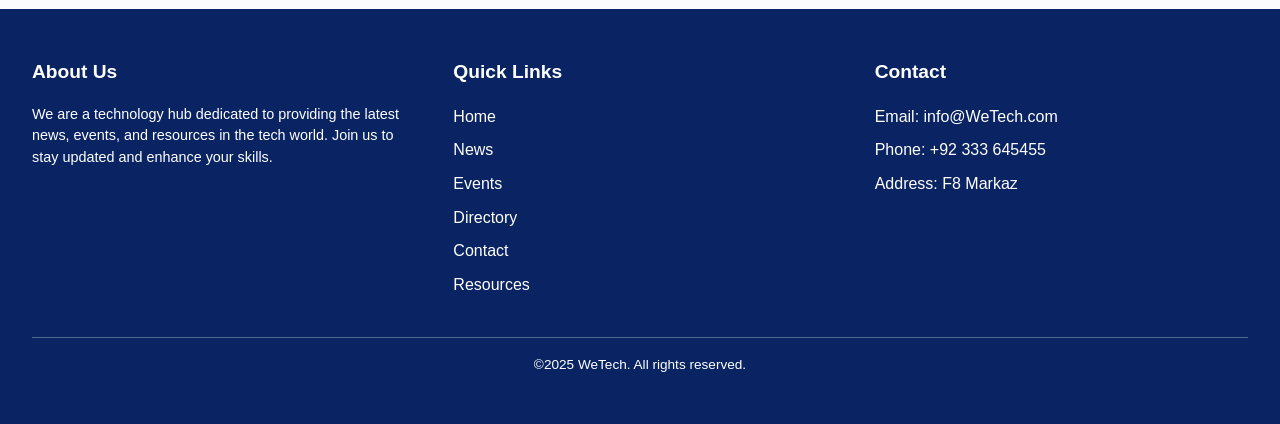
<file: resources.html>
<!DOCTYPE html>
<html lang="en">
<head>
    <meta charset="UTF-8">
    <meta name="viewport" content="width=device-width, initial-scale=1.0">
    <title>Resources - WeTech</title>
    <link rel="stylesheet" href="common.css">
    <link rel="stylesheet" href="resources.css">
</head>
<body>
    <input type="checkbox" id="dark-mode-toggle">
    <label for="dark-mode-toggle" class="dark-mode-label"></label>

    <div class="content-wrapper">
        <nav>
            <div class="nav-container">
                <a href="index.html" class="logo">
                    <img src="logo.png" alt="WeTech Logo" class="logo-image">
                </a>
                <ul class="nav-links">
                    <li><a href="index.html">Home</a></li>
                    <li><a href="news.html">News</a></li>
                    <li><a href="events.html">Events</a></li>
                    <li><a href="directory.html">Directory</a></li>
                    <li><a href="contact.html">Contact</a></li>
                    <li><a href="resources.html" class="active">Resources</a></li>
                </ul>
            </div>
        </nav>

        <section class="page-header">
            <div class="page-header-content">
                <h1>Tech Community Resources</h1>
            </div>
        </section>

        <div class="container">
            <div class="section-header">
                <h2 class="section-title">Resource Categories</h2>
            </div>

            <div class="resources-grid">
                <div class="resource-card">
                    <div class="resource-icon">💻</div>
                    <h3>Developer Tools</h3>
                    <p>Access SDKs, APIs, frameworks, and utilities to speed up your development process.</p>
                    <ul class="resource-list">
                        <li>API Documentation</li>
                        <li>Open Source Libraries</li>
                        <li>Version Control Systems</li>
                        <li>CLI Tools & Plugins</li>
                    </ul>
                    <a href="#" class="resource-link">Explore Tools</a>
                </div>

                <div class="resource-card">
                    <div class="resource-icon">📘</div>
                    <h3>Learning Resources</h3>
                    <p>Upskill with curated tutorials, workshops, and tech webinars from industry experts.</p>
                    <ul class="resource-list">
                        <li>Programming Tutorials</li>
                        <li>Online Courses</li>
                        <li>Tech Webinars</li>
                        <li>Documentation Repositories</li>
                    </ul>
                    <a href="#" class="resource-link">Start Learning</a>
                </div>

                <div class="resource-card">
                    <div class="resource-icon">☁️</div>
                    <h3>Cloud & DevOps</h3>
                    <p>Build and deploy scalable applications with modern cloud and automation tools.</p>
                    <ul class="resource-list">
                        <li>Cloud Provider Guides</li>
                        <li>CI/CD Tutorials</li>
                        <li>Serverless Architecture</li>
                        <li>Containerization (Docker, Kubernetes)</li>
                    </ul>
                    <a href="#" class="resource-link">View Guides</a>
                </div>

                <div class="resource-card">
                    <div class="resource-icon">🤖</div>
                    <h3>AI & Machine Learning</h3>
                    <p>Discover machine learning models, AI frameworks, and data science resources.</p>
                    <ul class="resource-list">
                        <li>TensorFlow & PyTorch Guides</li>
                        <li>AI Model Deployment</li>
                        <li>Data Visualization Tools</li>
                        <li>AI Ethics & Best Practices</li>
                    </ul>
                    <a href="#" class="resource-link">Discover AI</a>
                </div>

                <div class="resource-card">
                    <div class="resource-icon">🔒</div>
                    <h3>Cybersecurity</h3>
                    <p>Enhance your security knowledge with tools and frameworks to protect systems.</p>
                    <ul class="resource-list">
                        <li>Ethical Hacking Resources</li>
                        <li>Network Security Basics</li>
                        <li>Data Privacy Guidelines</li>
                        <li>Incident Response Tips</li>
                    </ul>
                    <a href="#" class="resource-link">Learn Security</a>
                </div>

                <div class="resource-card">
                    <div class="resource-icon">🤝</div>
                    <h3>Community & Collaboration</h3>
                    <p>Connect with tech professionals, share projects, and join global initiatives.</p>
                    <ul class="resource-list">
                        <li>Developer Forums</li>
                        <li>Open Source Projects</li>
                        <li>Tech Meetups</li>
                        <li>Mentorship Programs</li>
                    </ul>
                    <a href="#" class="resource-link">Join Community</a>
                </div>
            </div>
        </div>

        <footer>
            <div class="footer-container">
                <div class="footer-section">
                    <h3>About Us</h3>
                    <p>We are a technology hub dedicated to providing the latest news, events, and resources in the tech world. Join us to stay updated and enhance your skills.</p>
                </div>
                
                <div class="footer-section">
                    <h3>Quick Links</h3>
                    <ul class="footer-links">
                        <li><a href="index.html">Home</a></li>
                        <li><a href="news.html">News</a></li>
                        <li><a href="events.html">Events</a></li>
                        <li><a href="directory.html">Directory</a></li>
                        <li><a href="contact.html">Contact</a></li>
                        <li><a href="resources.html">Resources</a></li>
                    </ul>
                </div>
                
                <div class="footer-section">
                    <h3>Contact</h3>
                    <ul class="footer-links">
                        <li>Email: info@WeTech.com</li>
                        <li>Phone: +92 333 645455</li>
                        <li>Address: F8 Markaz</li>
                    </ul>
                </div>
            </div>
            
            <div class="footer-bottom">
                <p>©2025 WeTech. All rights reserved.</p>
            </div>
        </footer>
    </div>
</body>
</html>
</file>
<file: common.css>
* {
    margin: 0;
    padding: 0;
    box-sizing: border-box;
}

/* ROOT VARIABLES */
:root {
    --primary-color: #0a2463;
    --secondary-color: #3e92cc;
    --accent-color: #d8315b;
    --success-color: #1e847f;
    --bg-color: #fafbfc;
    --text-color: #0d1117;
    --text-secondary: #57606a;
    --card-bg: #ffffff;
    --border-color: #d0d7de;
    --shadow: 0 1px 2px rgba(0, 0, 0, 0.04), 0 2px 8px rgba(0, 0, 0, 0.08);
    --shadow-lg: 0 8px 24px rgba(0, 0, 0, 0.12), 0 16px 48px rgba(0, 0, 0, 0.08);

    --logo-height: 240px;
    --logo-width: auto;
    --logo-max-width: 250px;
    --logo-padding: 8px 15px;
    --navbar-height: 90px;
}

/* DARK MODE STYLES START */
#dark-mode-toggle {
    display: none;
}

#dark-mode-toggle:checked ~ .content-wrapper {
    --bg-color: #0d1117;
    --text-color: #f0f6fc;
    --text-secondary: #8b949e;
    --card-bg: #1c2128;
    --border-color: #30363d;
    --shadow: 0 1px 2px rgba(0, 0, 0, 0.3), 0 2px 8px rgba(0, 0, 0, 0.4);
    --shadow-lg: 0 8px 24px rgba(0, 0, 0, 0.5), 0 16px 48px rgba(0, 0, 0, 0.6);
}

#dark-mode-toggle:checked ~ .content-wrapper {
    background-color: #0d1117;
}

#dark-mode-toggle:checked ~ .content-wrapper * {
    color: var(--text-color);
}

#dark-mode-toggle:checked ~ .content-wrapper h1,
#dark-mode-toggle:checked ~ .content-wrapper h2,
#dark-mode-toggle:checked ~ .content-wrapper h3 {
    color: var(--text-color) !important;
}

#dark-mode-toggle:checked ~ .content-wrapper .column h2,
#dark-mode-toggle:checked ~ .content-wrapper .news-item h2,
#dark-mode-toggle:checked ~ .content-wrapper .contacts h2,
#dark-mode-toggle:checked ~ .content-wrapper .resource-card h3,
#dark-mode-toggle:checked ~ .content-wrapper .emergency-card h3,
#dark-mode-toggle:checked ~ .content-wrapper .section-title,
#dark-mode-toggle:checked ~ .content-wrapper .support h1 {
    color: var(--secondary-color) !important;
}

#dark-mode-toggle:checked ~ .content-wrapper .column p,
#dark-mode-toggle:checked ~ .content-wrapper .news-item p,
#dark-mode-toggle:checked ~ .content-wrapper .contacts p,
#dark-mode-toggle:checked ~ .content-wrapper .resource-card p,
#dark-mode-toggle:checked ~ .content-wrapper .resource-list li,
#dark-mode-toggle:checked ~ .content-wrapper .emergency-card p {
    color: var(--text-secondary) !important;
}

.dark-mode-label {
    position: fixed;
    top: 100px;
    right: 20px;
    width: 60px;
    height: 30px;
    background-color: #d0d7de;
    border-radius: 30px;
    cursor: pointer;
    display: flex;
    align-items: center;
    padding: 5px;
    z-index: 1001;
    transition: background-color 0.3s ease;
    box-shadow: 0 2px 8px rgba(0, 0, 0, 0.2);
}

.dark-mode-label::before {
    content: '☀️';
    position: absolute;
    left: 8px;
    font-size: 14px;
}

.dark-mode-label::after {
    content: '';
    width: 22px;
    height: 22px;
    background-color: white;
    border-radius: 50%;
    transition: transform 0.3s ease;
    box-shadow: 0 2px 4px rgba(0, 0, 0, 0.2);
}

#dark-mode-toggle:checked ~ .dark-mode-label {
    background-color: var(--primary-color);
}

#dark-mode-toggle:checked ~ .dark-mode-label::before {
    content: '🌙';
    left: auto;
    right: 8px;
}

#dark-mode-toggle:checked ~ .dark-mode-label::after {
    transform: translateX(30px);
}
/* DARK MODE STYLES END */

/* BASE STYLES START */
body {
    font-family: -apple-system, BlinkMacSystemFont, 'Segoe UI', 'Roboto', 'Helvetica Neue', Arial, sans-serif;
    background-color: #fafbfc;
    color: var(--text-color);
    line-height: 1.6;
}

.content-wrapper {
    background-color: var(--bg-color);
    transition: background-color 0.3s ease;
    animation: fadeInUp 0.8s ease-out;
}

@keyframes fadeInUp {
    from {
        opacity: 0;
        transform: translateY(30px);
    }
    to {
        opacity: 1;
        transform: translateY(0);
    }
}
/* BASE STYLES END */

/* NAVIGATION START */
nav {
    background: rgba(10, 36, 99, 0.95);
    backdrop-filter: blur(20px);
    padding: 0 2rem;
    position: sticky;
    top: 0;
    z-index: 1000;
    border-bottom: 1px solid rgba(255, 255, 255, 0.1);
    box-shadow: 0 4px 24px rgba(0, 0, 0, 0.1);
    animation: fadeInUp 0.6s ease-out;
    height: var(--navbar-height);
    display: flex;
    align-items: center;
}

.nav-container {
    max-width: 1400px;
    margin: 0 auto;
    display: flex;
    justify-content: space-between;
    align-items: center;
    flex-wrap: wrap;
    gap: 1.5rem;
    width: 100%;
    height: 100%;
}

.logo {
    display: flex;
    align-items: center;
    transition: all 0.3s;
    height: 100%;
}

.logo:hover {
    transform: translateY(-2px);
}

.logo-image {
    height: var(--logo-height);
    width: var(--logo-width);
    max-width: var(--logo-max-width);
    object-fit: contain;
    padding: var(--logo-padding);
    border-radius: 8px;
    transition: all 0.3s ease;
}

.nav-links {
    display: flex;
    list-style: none;
    gap: 0.5rem;
    flex-wrap: wrap;
}

.nav-links a {
    color: rgba(255, 255, 255, 0.8);
    text-decoration: none;
    transition: all 0.3s;
    padding: 0.7rem 1.4rem;
    border-radius: 8px;
    font-weight: 500;
    font-size: 0.95rem;
}

.nav-links a.active,
.nav-links a:hover {
    color: white;
    background: rgba(255, 255, 255, 0.1);
}
/* NAVIGATION END */

/* HERO SECTION START (Used on Home/News) */
.main-section {
    background: linear-gradient(135deg, #0a2463 0%, #1e3a8a 50%, #3e92cc 100%);
    color: white;
    padding: 6rem 2rem;
    position: relative;
    overflow: hidden;
    animation: fadeInUp 0.8s ease-out;
}

.main-section::before {
    content: '';
    position: absolute;
    top: 0;
    left: 0;
    right: 0;
    bottom: 0;
    background: 
        radial-gradient(circle at 30% 50%, rgba(216, 49, 91, 0.15) 0%, transparent 50%),
        radial-gradient(circle at 70% 30%, rgba(62, 146, 204, 0.15) 0%, transparent 50%);
    animation: gradientShift 8s ease infinite;
}

@keyframes gradientShift {
    0%, 100% { opacity: 1; }
    50% { opacity: 0.8; }
}

.main-section::after {
    content: '';
    position: absolute;
    top: 0;
    left: 0;
    right: 0;
    bottom: 0;
    background-image: 
        linear-gradient(rgba(255, 255, 255, 0.03) 1px, transparent 1px),
        linear-gradient(90deg, rgba(255, 255, 255, 0.03) 1px, transparent 1px);
    background-size: 60px 60px;
    animation: gridMove 20s linear infinite;
}

@keyframes gridMove {
    0% { transform: translateY(0); }
    100% { transform: translateY(60px); }
}

.main-content {
    max-width: 1100px;
    margin: 0 auto;
    position: relative;
    z-index: 1;
    text-align: center;
}

.main-section h1 {
    font-size: 4rem;
    margin-bottom: 1.5rem;
    font-weight: 800;
    letter-spacing: -0.03em;
    line-height: 1.1;
    background: linear-gradient(135deg, #ffffff, #e0e0e0);
    -webkit-background-clip: text;
    -webkit-text-fill-color: transparent;
    background-clip: text;
    animation: fadeInUp 1s ease-out;
}

.main-section p {
    font-size: 1.2rem;
    margin-bottom: 2rem;
    opacity: 0.9;
}

.cta-button {
    display: inline-block;
    padding: 1rem 2.5rem;
    margin-top: 2rem;
    background: var(--accent-color);
    color: white;
    font-size: 1.1rem;
    font-weight: 600;
    text-decoration: none;
    border-radius: 12px;
    border: none;
    cursor: pointer;
    transition: all 0.3s ease;
}

.cta-button:hover {
    background: #b82849;
    transform: translateY(-2px);
}
/* HERO SECTION END */

/* PAGE HEADERS START (Used on Events, Directory, Contact, Resources) */
.page-header {
    background: linear-gradient(135deg, #0a2463 0%, #3e92cc 100%);
    color: white;
    text-align: center;
    padding: 4rem 2rem;
    animation: fadeInUp 0.8s ease-out;
}

.page-header h1 {
    font-size: 3rem;
    margin-bottom: 1rem;
    font-weight: 700;
}

.page-header p {
    font-size: 1.2rem;
    opacity: 0.9;
}

.page-subheader {
    text-align: center;
    padding: 3rem 2rem;
    background-color: var(--bg-color);
    transition: background-color 0.3s ease;
}

.page-subheader h1 {
    color: var(--text-color);
    font-size: 2.5rem;
    margin-bottom: 0.5rem;
    transition: color 0.3s ease;
}

.page-subheader p {
    color: var(--text-secondary);
    font-size: 1.1rem;
    transition: color 0.3s ease;
}
/* PAGE HEADERS END */

/* COMMON SECTION HEADER (Used on Directory, Resources) */
.section-header {
    text-align: center;
    margin-bottom: 2rem;
}

.section-title {
    font-size: 2rem;
    color: var(--primary-color);
    border-bottom: 3px solid var(--primary-color);
    display: inline-block;
    padding-bottom: 8px;
    transition: color 0.3s ease;
}


/* EVENTS/CONTACTS SECTION START (Used on Events, Contact) */
.container {
    margin: 0 auto;
    display: flex;
    flex-wrap: wrap;
    justify-content: center;
    padding: 2rem;
    max-width: 1400px;
    gap: 2rem;
}

.contacts {
    width: 350px;
    min-height: 380px;
    background-color: var(--card-bg);
    border-radius: 12px;
    padding: 2.5rem;
    box-shadow: var(--shadow);
    position: relative;
    transition: all 0.3s ease;
    border: 2px solid var(--border-color);
}

.contacts::before {
    content: "";
    position: absolute;
    left: 0;
    right: 0;
    top: 0;
    height: 6px;
    border-radius: 12px 12px 0 0;
    background: linear-gradient(90deg, var(--accent-color) 0%, var(--secondary-color) 100%);
}

.contacts:hover {
    transform: translateY(-10px);
    box-shadow: var(--shadow-lg);
}

.contacts h2 {
    color: var(--primary-color);
    font-size: 1.4rem;
    margin-bottom: 1rem;
    transition: color 0.3s ease;
}

.contacts p {
    color: var(--text-secondary);
    line-height: 1.6;
    transition: color 0.3s ease;
}

.date-box {
    position: absolute;
    top: 14px;
    right: 14px;
    background: var(--secondary-color);
    color: white;
    font-weight: bold;
    font-size: 0.9rem;
    border-radius: 8px;
    padding: 6px 10px;
    text-align: center;
    line-height: 1.2;
    box-shadow: 0 2px 6px rgba(0, 0, 0, 0.2);
}

.join-btn {
    display: inline-block;
    margin-top: 15px;
    padding: 10px 18px;
    background: var(--accent-color);
    color: white;
    font-weight: 600;
    text-decoration: none;
    border-radius: 6px;
    transition: all 0.3s ease;
    box-shadow: 0 2px 6px rgba(0, 0, 0, 0.2);
}

.join-btn:hover {
    background: #b82849;
    transform: translateY(-2px);
    box-shadow: 0 4px 8px rgba(0, 0, 0, 0.3);
}

.icon {
    width: 64px;
    height: 64px;
    border-radius: 14px;
    display: flex;
    align-items: center;
    justify-content: center;
    font-size: 28px;
    margin: 0 auto 12px;
    background: linear-gradient(145deg, var(--accent-color), var(--secondary-color));
    color: white;
    box-shadow: 0 8px 24px rgba(216, 49, 91, 0.28);
    transition: transform 0.3s;
}

.contacts:hover .icon {
    transform: scale(1.08) rotate(7deg);
}
/* EVENTS/CONTACTS SECTION END */

/* FOOTER START */
footer {
    background-color: var(--primary-color);
    color: white;
    padding: 3rem 2rem;
    margin-top: 0;
}

.footer-container {
    max-width: 1400px;
    margin: 0 auto;
    display: flex;
    gap: 3rem;
    justify-content: space-between;
    flex-wrap: wrap;
}

.footer-section {
    flex: 1;
    min-width: 200px;
}

.footer-section h3 {
    font-size: 1.2rem;
    margin-bottom: 1rem;
    color: white;
}

.footer-section p {
    color: white;
    line-height: 1.5;
    font-size: 0.9rem;
}

.footer-links {
    list-style: none;
}

.footer-links li {
    margin-bottom: 0.5rem;
}

.footer-links a {
    color: white;
    text-decoration: none;
    transition: opacity 0.3s;
}

.footer-links a:hover {
    opacity: 0.7;
}

.footer-bottom {
    border-top: 1px solid rgba(255, 255, 255, 0.3);
    margin-top: 2rem;
    padding-top: 1rem;
    text-align: center;
}

.footer-bottom p {
    color: white;
    font-size: 0.85rem;
}
/* FOOTER END */


/* RESPONSIVE STYLES START */
@media (max-width: 992px) {
    /* These styles are for index.html */
    .testimonials-grid {
        grid-template-columns: repeat(2, 1fr);
    }
    
    .offering-row,
    .offering-row-reverse {
        flex-direction: column;
        text-align: center;
        padding: 2rem;
    }
    
    .offering-icon {
        font-size: 4rem;
    }
    
    .offering-content h2 {
        font-size: 1.6rem;
    }
}

@media (max-width: 768px) {
    .main-section h1 {
        font-size: 2.5rem;
    }

    .page-header h1 {
        font-size: 2rem;
    }

    /* This style is for directory.html */
    .three-columns {
        padding: 3rem 1.5rem;
    }

    /* These styles are for contact.html */
    .container2 {
        flex-direction: column;
    }

    .support,
    .map {
        min-width: 100%;
    }
    
    .mp {
        height: 400px;
    }
    
    /* This style is for index.html */
    .testimonials-grid {
        grid-template-columns: 1fr;
    }
}
/* RESPONSIVE STYLES END */
</file>
<file: index.css>
/* OFFERINGS SECTION START */
.offerings-section {
    max-width: 1200px;
    margin: 0 auto;
    padding: 4rem 2rem;
}

.offering-row {
    display: flex;
    align-items: center;
    gap: 3rem;
    padding: 3rem;
    margin-bottom: 3rem;
    background: var(--card-bg);
    border-radius: 16px;
    box-shadow: var(--shadow);
    border: 2px solid var(--border-color);
    transition: all 0.3s ease;
}

.offering-row:hover {
    transform: translateY(-5px);
    box-shadow: var(--shadow-lg);
    border-color: var(--secondary-color);
}

.offering-row-reverse {
    flex-direction: row-reverse;
}

.offering-icon {
    font-size: 5rem;
    min-width: 120px;
    text-align: center;
    filter: drop-shadow(0 4px 8px rgba(0, 0, 0, 0.1));
}

.offering-content {
    flex: 1;
}

.offering-content h2 {
    font-size: 2rem;
    margin-bottom: 1rem;
    color: var(--primary-color);
    font-weight: 700;
    transition: color 0.3s ease;
}

.offering-content p {
    color: var(--text-secondary);
    line-height: 1.8;
    font-size: 1.05rem;
    margin-bottom: 1.5rem;
    transition: color 0.3s ease;
}

.offering-link {
    display: inline-block;
    color: var(--accent-color);
    text-decoration: none;
    font-weight: 600;
    font-size: 1.1rem;
    padding: 0.8rem 2rem;
    border: 2px solid var(--accent-color);
    border-radius: 8px;
    transition: all 0.3s ease;
}

.offering-link:hover {
    background-color: var(--accent-color);
    color: white;
    transform: translateX(5px);
}
/* OFFERINGS SECTION END */

/* TESTIMONIALS SECTION START */
.testimonials-section {
    max-width: 1200px;
    margin: 0 auto;
    padding: 4rem 2rem;
    text-align: center;
}

.testimonials-title {
    font-size: 2rem;
    color: var(--primary-color);
    margin-bottom: 3rem;
    font-weight: 600;
    transition: color 0.3s ease;
}

.testimonials-grid {
    display: grid;
    grid-template-columns: repeat(3, 1fr);
    gap: 2rem;
}

.testimonial-card {
    background: var(--card-bg);
    padding: 2rem;
    border-radius: 12px;
    border: 2px solid var(--border-color);
    text-align: left;
    transition: all 0.3s ease;
    box-shadow: var(--shadow);
    position: relative;
}

.testimonial-card::before {
    content: "";
    position: absolute;
    left: 0;
    right: 0;
    top: 0;
    height: 6px;
    border-radius: 12px 12px 0 0;
    background: linear-gradient(90deg, var(--accent-color) 0%, var(--secondary-color) 100%);
}

.testimonial-card:hover {
    box-shadow: var(--shadow-lg);
    transform: translateY(-10px);
    border-color: var(--secondary-color);
}

.testimonial-icon {
    width: 56px;
    height: 56px;
    border-radius: 14px;
    display: flex;
    align-items: center;
    justify-content: center;
    font-size: 24px;
    margin: 0 0 16px 0;
    background: linear-gradient(145deg, var(--accent-color), var(--secondary-color));
    color: white;
    box-shadow: 0 8px 24px rgba(216, 49, 91, 0.28);
    transition: transform 0.3s;
}

.testimonial-card:hover .testimonial-icon {
    transform: scale(1.08) rotate(7deg);
}

.testimonial-text {
    color: var(--text-secondary);
    font-size: 0.95rem;
    line-height: 1.6;
    margin-bottom: 1.5rem;
    transition: color 0.3s ease;
}

.testimonial-author {
    display: flex;
    flex-direction: column;
    gap: 0.3rem;
    padding-top: 1rem;
    border-top: 1px solid var(--border-color);
}

.testimonial-author strong {
    color: var(--text-color);
    font-size: 0.95rem;
    font-weight: 600;
    transition: color 0.3s ease;
}

.testimonial-author span {
    color: var(--text-secondary);
    font-size: 0.85rem;
    transition: color 0.3s ease;
}
/* TESTIMONIALS SECTION END */
</file>
<file: contact.css>
/* *** FIX START *** */
/* This block was added from common.css to align the top 3 contact boxes */
/* EVENTS/CONTACTS SECTION START (Used on Events, Contact) */
.container {
    margin: 0 auto;
    display: flex;
    flex-wrap: wrap;
    justify-content: center;
    padding: 2rem;
    max-width: 1400px;
    gap: 2rem;
}

.contacts {
    width: 350px;
    min-height: 380px;
    background-color: var(--card-bg);
    border-radius: 12px;
    padding: 2.5rem;
    box-shadow: var(--shadow);
    position: relative;
    transition: all 0.3s ease;
    border: 2px solid var(--border-color);
    text-align: center; /* <-- THIS IS THE FIX YOU REQUESTED */
}

.contacts::before {
    content: "";
    position: absolute;
    left: 0;
    right: 0;
    top: 0;
    height: 6px;
    border-radius: 12px 12px 0 0;
    background: linear-gradient(90deg, var(--accent-color) 0%, var(--secondary-color) 100%);
}

.contacts:hover {
    transform: translateY(-10px);
    box-shadow: var(--shadow-lg);
}

.contacts h2 {
    color: var(--primary-color);
    font-size: 1.4rem;
    margin-bottom: 1rem;
    transition: color 0.3s ease;
}

.contacts p {
    color: var(--text-secondary);
    line-height: 1.6;
    transition: color 0.3s ease;
}

.date-box {
    position: absolute;
    top: 14px;
    right: 14px;
    background: var(--secondary-color);
    color: white;
    font-weight: bold;
    font-size: 0.9rem;
    border-radius: 8px;
    padding: 6px 10px;
    text-align: center;
    line-height: 1.2;
    box-shadow: 0 2px 6px rgba(0, 0, 0, 0.2);
}

.join-btn {
    display: inline-block;
    margin-top: 15px;
    padding: 10px 18px;
    background: var(--accent-color);
    color: white;
    font-weight: 600;
    text-decoration: none;
    border-radius: 6px;
    transition: all 0.3s ease;
    box-shadow: 0 2px 6px rgba(0, 0, 0, 0.2);
}

.join-btn:hover {
    background: #b82849;
    transform: translateY(-2px);
    box-shadow: 0 4px 8px rgba(0, 0, 0, 0.3);
}

.icon {
    width: 64px;
    height: 64px;
    border-radius: 14px;
    display: flex;
    align-items: center;
    justify-content: center;
    font-size: 28px;
    margin: 0 auto 12px;
    background: linear-gradient(145deg, var(--accent-color), var(--secondary-color));
    color: white;
    box-shadow: 0 8px 24px rgba(216, 49, 91, 0.28);
    transition: transform 0.3s;
}

.contacts:hover .icon {
    transform: scale(1.08) rotate(7deg);
}
/* EVENTS/CONTACTS SECTION END */
/* *** FIX END *** */


/* CONTACT FORM & MAP SECTION START */
.container2 {
    display: flex;
    flex-wrap: wrap;
    max-width: 1400px;
    margin: 0 auto;
    gap: 2rem;
    padding: 2rem;
    align-items: stretch;
}

.support {
    box-shadow: var(--shadow);
    flex: 1;
    min-width: 400px;
    text-align: left;
    background-color: var(--card-bg);
    border-radius: 10px;
    padding: 2rem;
    color: var(--text-color);
    transition: all 0.3s ease;
}

.support h1 {
    color: var(--primary-color);
    margin-bottom: 1rem;
    transition: color 0.3s ease;
}

.support form input,
.support form select,
.support form textarea {
    width: 100%;
    padding: 10px;
    border: 1px solid var(--border-color);
    border-radius: 8px;
    font-size: 15px;
    margin-top: 5px;
    background-color: var(--card-bg);
    color: var(--text-color);
    transition: all 0.3s ease;
}

.map {
    box-shadow: var(--shadow);
    flex: 1;
    min-width: 400px;
    border-radius: 10px;
    overflow: hidden;
    
    /* --- ALIGNMENT FIX --- */
    display: flex;
    flex-direction: column;
}

.txt {
    margin: 0;
    color: white;
    background: linear-gradient(90deg, var(--primary-color) 0%, var(--secondary-color) 100%);
    padding: 2rem;
}

.txt h1 {
    margin-bottom: 0.5rem;
}

.mp {
    /* --- ALIGNMENT FIX --- */
    flex-grow: 1; /* This makes the map wrapper fill the remaining vertical space */
    min-height: 600px; /* Use min-height instead of height */
}

.mp iframe {
    width: 100%;
    height: 100%;
    border: none;
    display: block;
}

.input {
    font-size: 15px;
    font-weight: bold;
    color: white;
    border-radius: 10px;
    background-color: var(--accent-color);
    padding: 12px 60px;
    border: none;
    cursor: pointer;
    transition: background-color 0.3s;
}

.input:hover {
    background-color: #b82849;
}
/* CONTACT FORM & MAP SECTION END */
</file>
<file: directory.css>
.directory-header {
    width: 100%;
    padding: 6rem 2rem;
    background: linear-gradient(135deg, #0a2463 0%, #1e3a8a 55%, #3e92cc 100%);
    color: white;
    text-align: center;
    border-radius: 0 0 25px 25px;
    margin-bottom: 3rem;
    animation: fadeInUp 0.8s ease-out;
}

.directory-header h1 {
    font-size: 2.8rem;
    font-weight: 800;
    margin-bottom: 0.7rem;
}

.directory-header p {
    font-size: 1.2rem;
    opacity: 0.9;
}

.directory-grid {
    display: flex;
    flex-wrap: wrap;
    gap: 2.5rem;
    max-width: 1200px;
    margin: 0 auto 3rem;
    padding: 2rem;
}

.directory-card {
    flex: 1;
    min-width: 280px;
    padding: 2.5rem;
    background-color: var(--card-bg);
    border: 2px solid var(--border-color);
    border-radius: 12px;
    box-shadow: var(--shadow);
    transition: all 0.3s ease;
    position: relative;
}

.directory-card::before {
    content: "";
    position: absolute;
    left: 0;
    right: 0;
    top: 0;
    height: 6px;
    border-radius: 12px 12px 0 0;
    background: linear-gradient(90deg, var(--accent-color) 0%, var(--secondary-color) 100%);
}

.directory-card:hover {
    box-shadow: var(--shadow-lg);
    transform: translateY(-10px);
    border-color: var(--secondary-color);
}

.directory-icon {
    width: 64px;
    height: 64px;
    border-radius: 14px;
    display: flex;
    align-items: center;
    justify-content: center;
    font-size: 32px;
    margin-bottom: 1.2rem;
    background: linear-gradient(145deg, var(--accent-color), var(--secondary-color));
    color: white;
    box-shadow: 0 8px 24px rgba(216, 49, 91, 0.28);
    transition: transform 0.3s;
}

.directory-card:hover .directory-icon {
    transform: scale(1.08) rotate(6deg);
}

.directory-card h2 {
    font-size: 1.6rem;
    color: var(--primary-color);
    margin-bottom: 0.8rem;
    font-weight: 700;
    transition: color 0.3s ease;
}

.directory-card p {
    color: var(--text-secondary);
    line-height: 1.7;
    transition: color 0.3s ease;
}
</file>
<file: news.css>
/* NEWS SECTION START */
.news-row {
    display: flex;
    gap: 2.5rem;
    padding: 3rem 2rem;
    max-width: 1200px;
    margin: 0 auto;
    flex-wrap: wrap;
}

.news-item {
    flex: 1;
    min-width: 280px;
    padding: 2.5rem;
    background-color: var(--card-bg);
    border: 2px solid var(--border-color);
    border-radius: 12px;
    box-shadow: var(--shadow);
    transition: all 0.3s ease;
    position: relative;
}

.news-item::before {
    content: "";
    position: absolute;
    left: 0;
    right: 0;
    top: 0;
    height: 6px;
    border-radius: 12px 12px 0 0;
    background: linear-gradient(90deg, var(--accent-color) 0%, var(--secondary-color) 100%);
}

.news-item:hover {
    box-shadow: var(--shadow-lg);
    transform: translateY(-10px);
    border-color: var(--secondary-color);
}

.news-icon {
    width: 64px;
    height: 64px;
    border-radius: 14px;
    display: flex;
    align-items: center;
    justify-content: center;
    font-size: 28px;
    margin: 0 0 16px 0;
    background: linear-gradient(145deg, var(--accent-color), var(--secondary-color));
    color: white;
    box-shadow: 0 8px 24px rgba(216, 49, 91, 0.28);
    transition: transform 0.3s;
}

.news-item:hover .news-icon {
    transform: scale(1.08) rotate(7deg);
}

.news-item h2 {
    font-size: 1.5rem;
    color: var(--primary-color);
    margin-bottom: 0.8rem;
    font-weight: 700;
    transition: color 0.3s ease;
}

.news-date {
    font-size: 0.9rem;
    color: var(--accent-color);
    margin-bottom: 1.2rem;
    font-weight: 500;
}

.news-item p {
    color: var(--text-secondary);
    line-height: 1.7;
    margin-bottom: 1.5rem;
    transition: color 0.3s ease;
}

.read-more {
    display: inline-block;
    color: white;
    text-decoration: none;
    font-weight: 600;
    font-size: 1rem;
    padding: 0.5rem 1rem;
    background-color: var(--accent-color);
    border: 2px solid var(--accent-color);
    border-radius: 8px;
    transition: all 0.3s ease;
}

.read-more:hover {
    background-color: #b82849;
    border-color: #b82849;
    transform: translateX(5px);
}

.read-more::after {
    content: ' →';
    margin-left: 5px;
}
/* NEWS SECTION END */
</file>
<file: resources.css>
.resources-grid {
    display: grid;
    grid-template-columns: repeat(auto-fit, minmax(280px, 1fr));
    gap: 2rem;
    max-width: 1200px;
    margin: 3rem auto;
    padding: 0 2rem;
}

.resource-card {
    background-color: var(--card-bg);
    border-radius: 12px;
    padding: 2rem;
    box-shadow: var(--shadow);
    transition: all 0.3s ease;
    display: flex;
    flex-direction: column;
    border: 2px solid var(--border-color);
    position: relative;
}

.resource-card::before {
    content: "";
    position: absolute;
    left: 0;
    right: 0;
    top: 0;
    height: 6px;
    border-radius: 12px 12px 0 0;
    background: linear-gradient(90deg, var(--accent-color) 0%, var(--secondary-color) 100%);
}

.resource-card:hover {
    transform: translateY(-5px);
    box-shadow: var(--shadow-lg);
    border-color: var(--secondary-color);
}

.resource-icon {
    font-size: 2.5rem;
    margin-bottom: 15px;
}

.resource-card h3 {
    color: var(--primary-color);
    margin-bottom: 10px;
    font-size: 1.3rem;
    transition: color 0.3s ease;
}

.resource-card p {
    margin-bottom: 15px;
    color: var(--text-secondary);
    transition: color 0.3s ease;
}

.resource-list {
    list-style: none;
    margin-bottom: 20px;
}

.resource-list li {
    padding: 5px 0;
    position: relative;
    padding-left: 20px;
    color: var(--text-secondary);
    transition: color 0.3s ease;
}

.resource-list li::before {
    content: "•";
    color: var(--primary-color);
    position: absolute;
    left: 0;
    font-weight: bold;
}

.resource-link {
    display: inline-block;
    color: white;
    text-decoration: none;
    font-weight: 600;
    font-size: 1rem;
    padding: 0.5rem 1rem;
    background-color: var(--accent-color);
    border: 2px solid var(--accent-color);
    border-radius: 8px;
    transition: all 0.3s ease;
    margin-top: auto;
}

.resource-link:hover {
    background-color: #b82849;
    border-color: #b82849;
    transform: translateX(5px);
}

.resource-link::after {
    content: ' →';
    margin-left: 5px;
}
</file>
